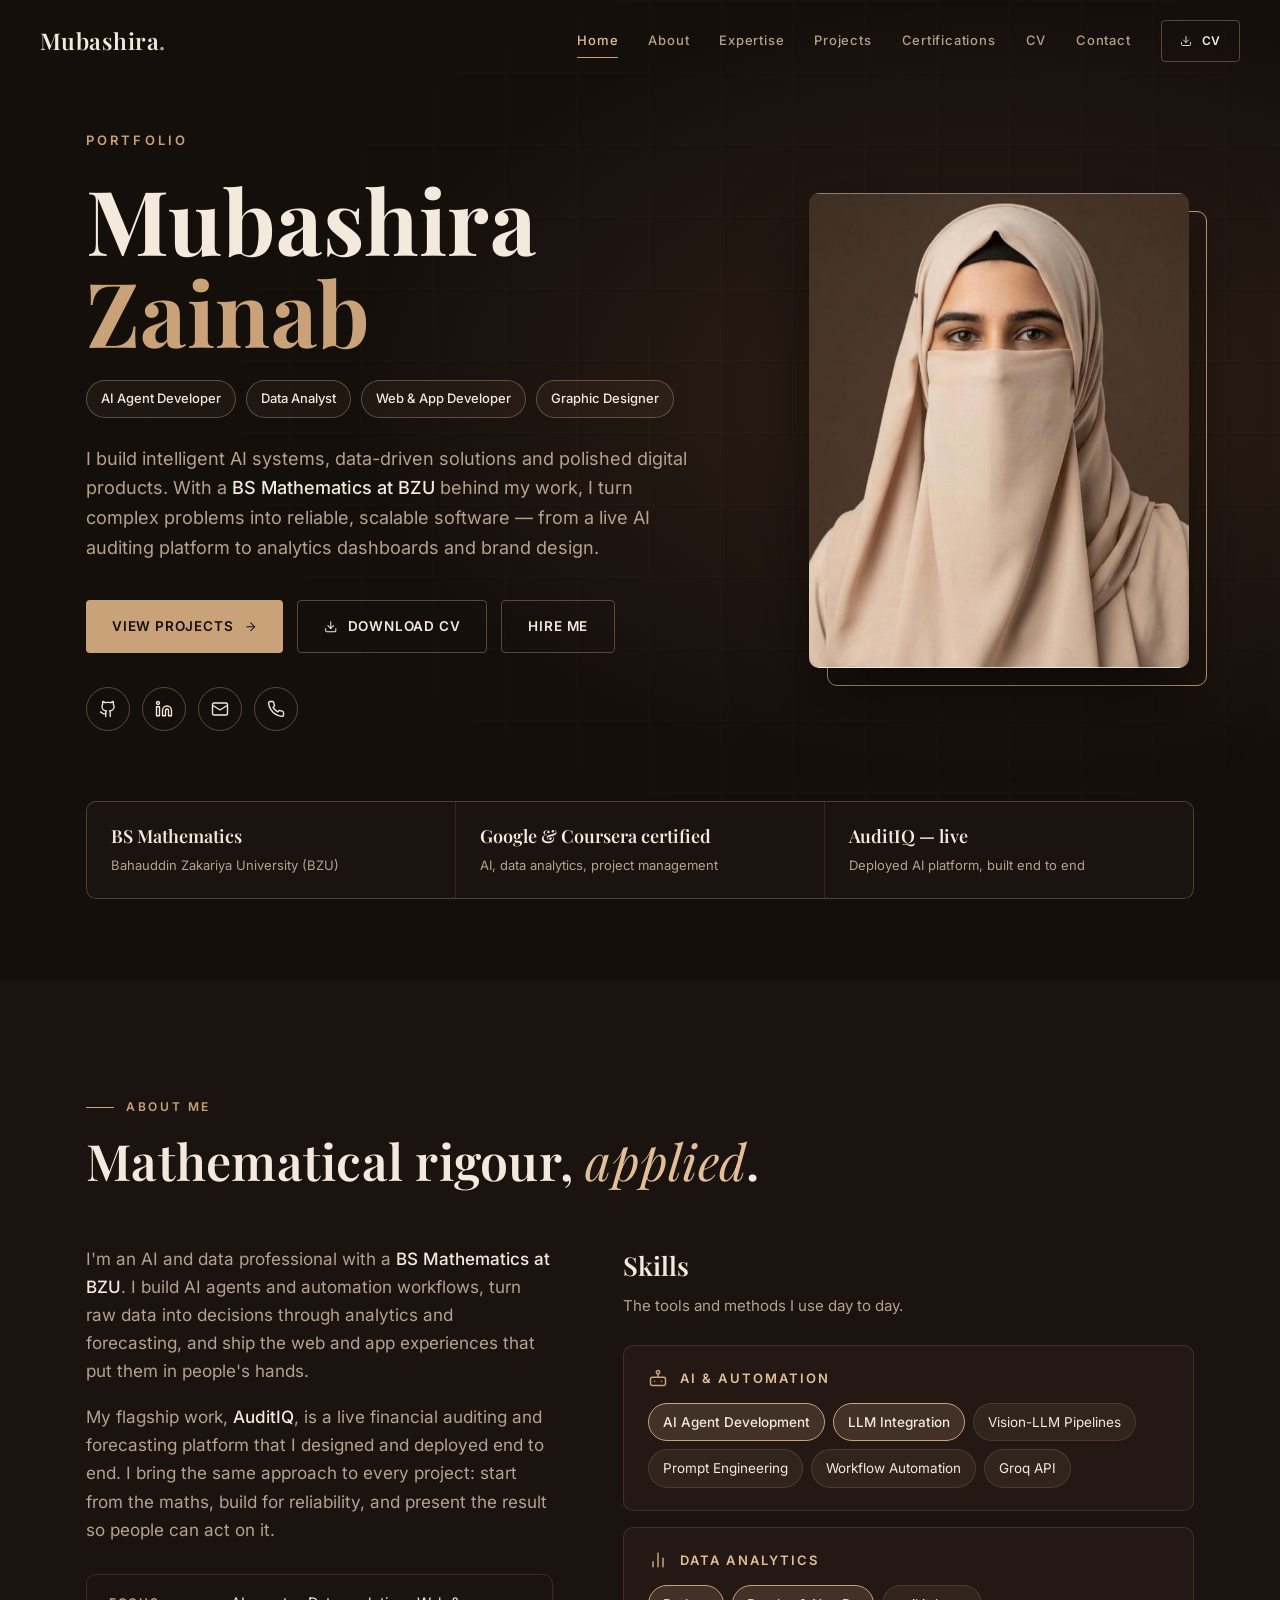
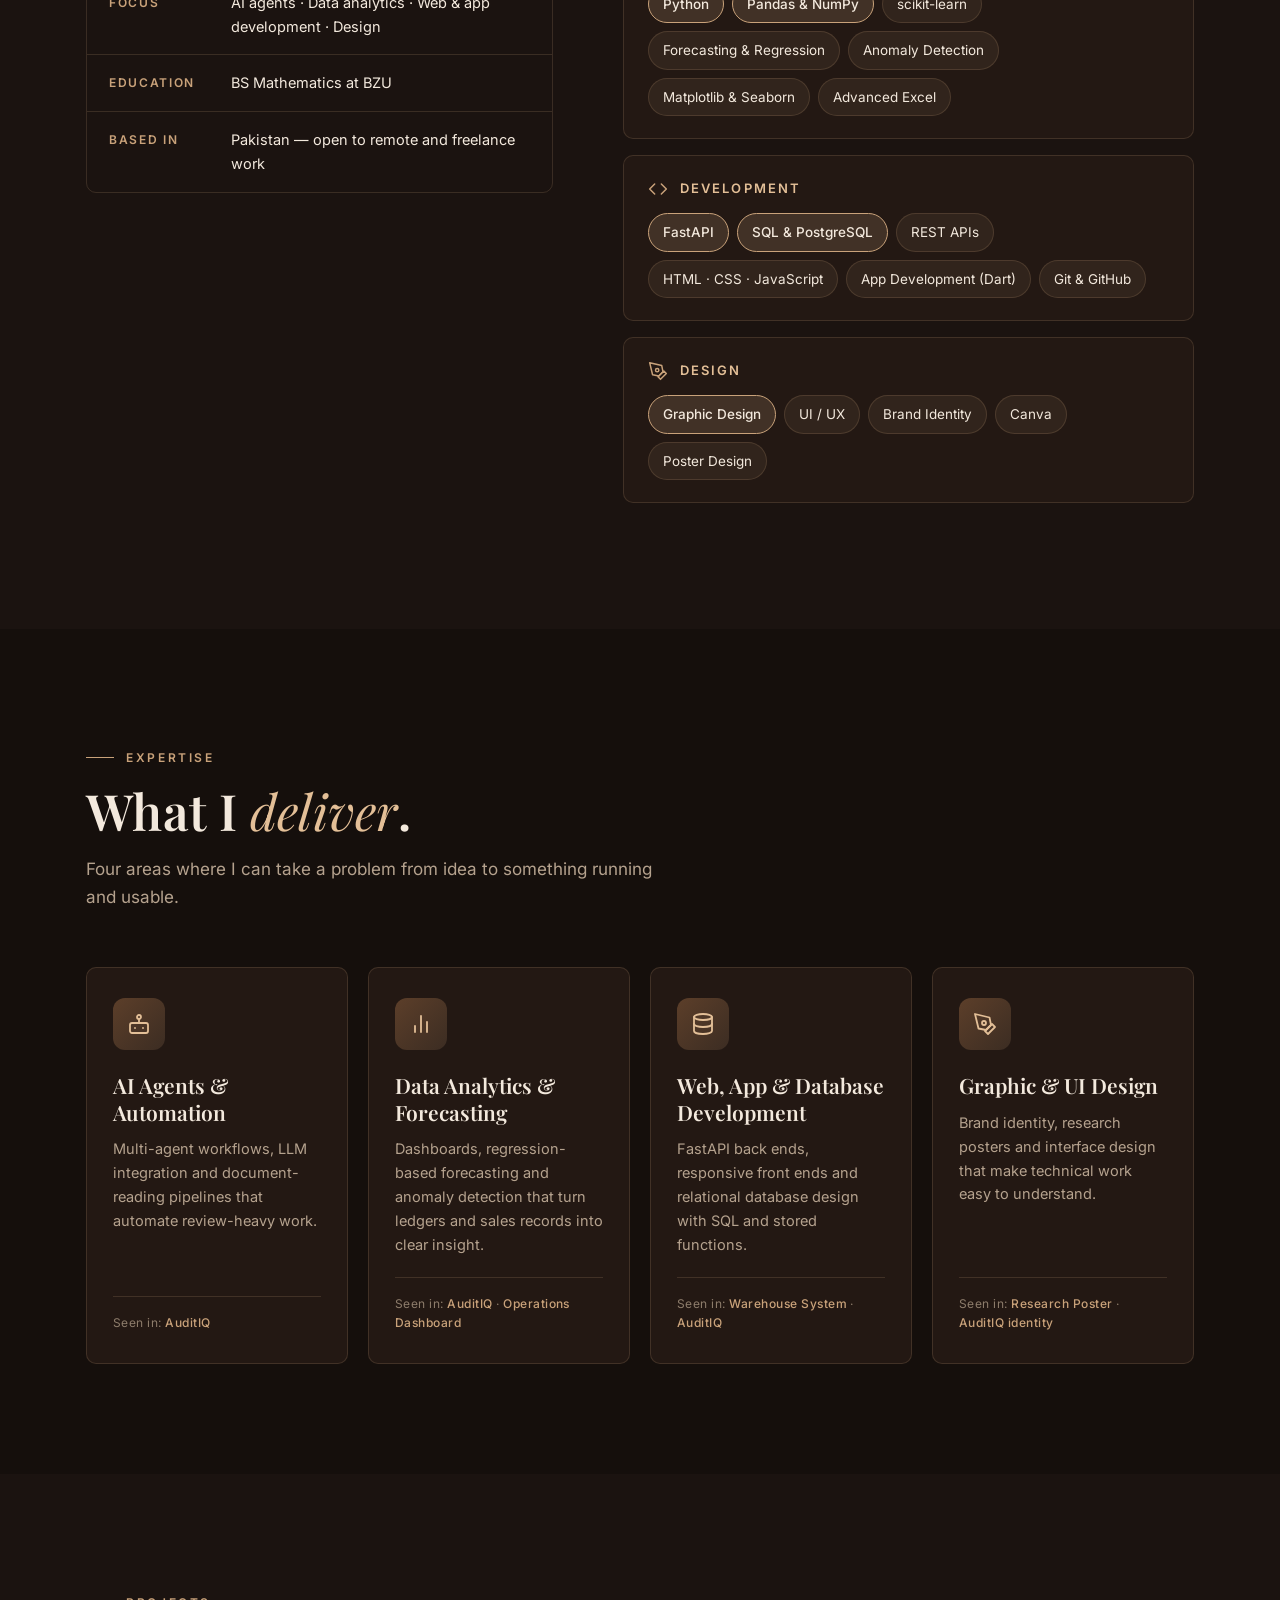
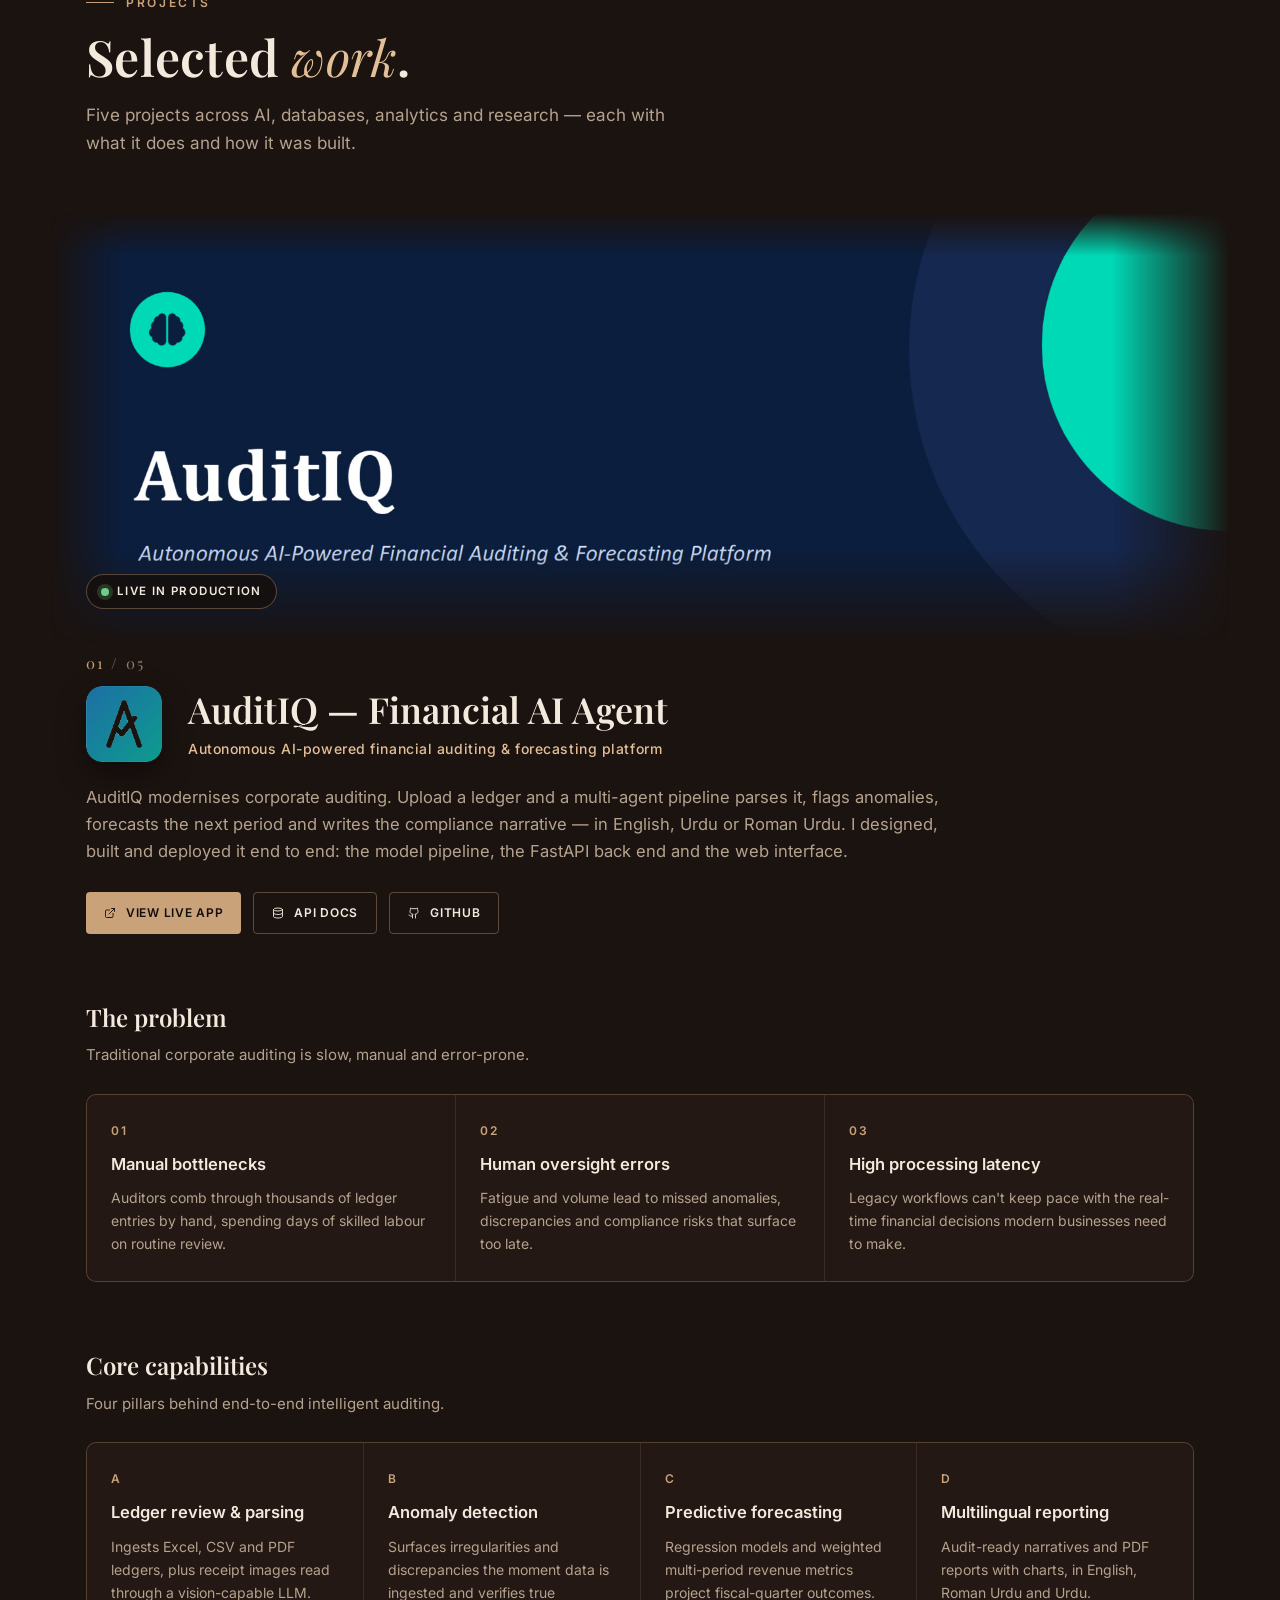
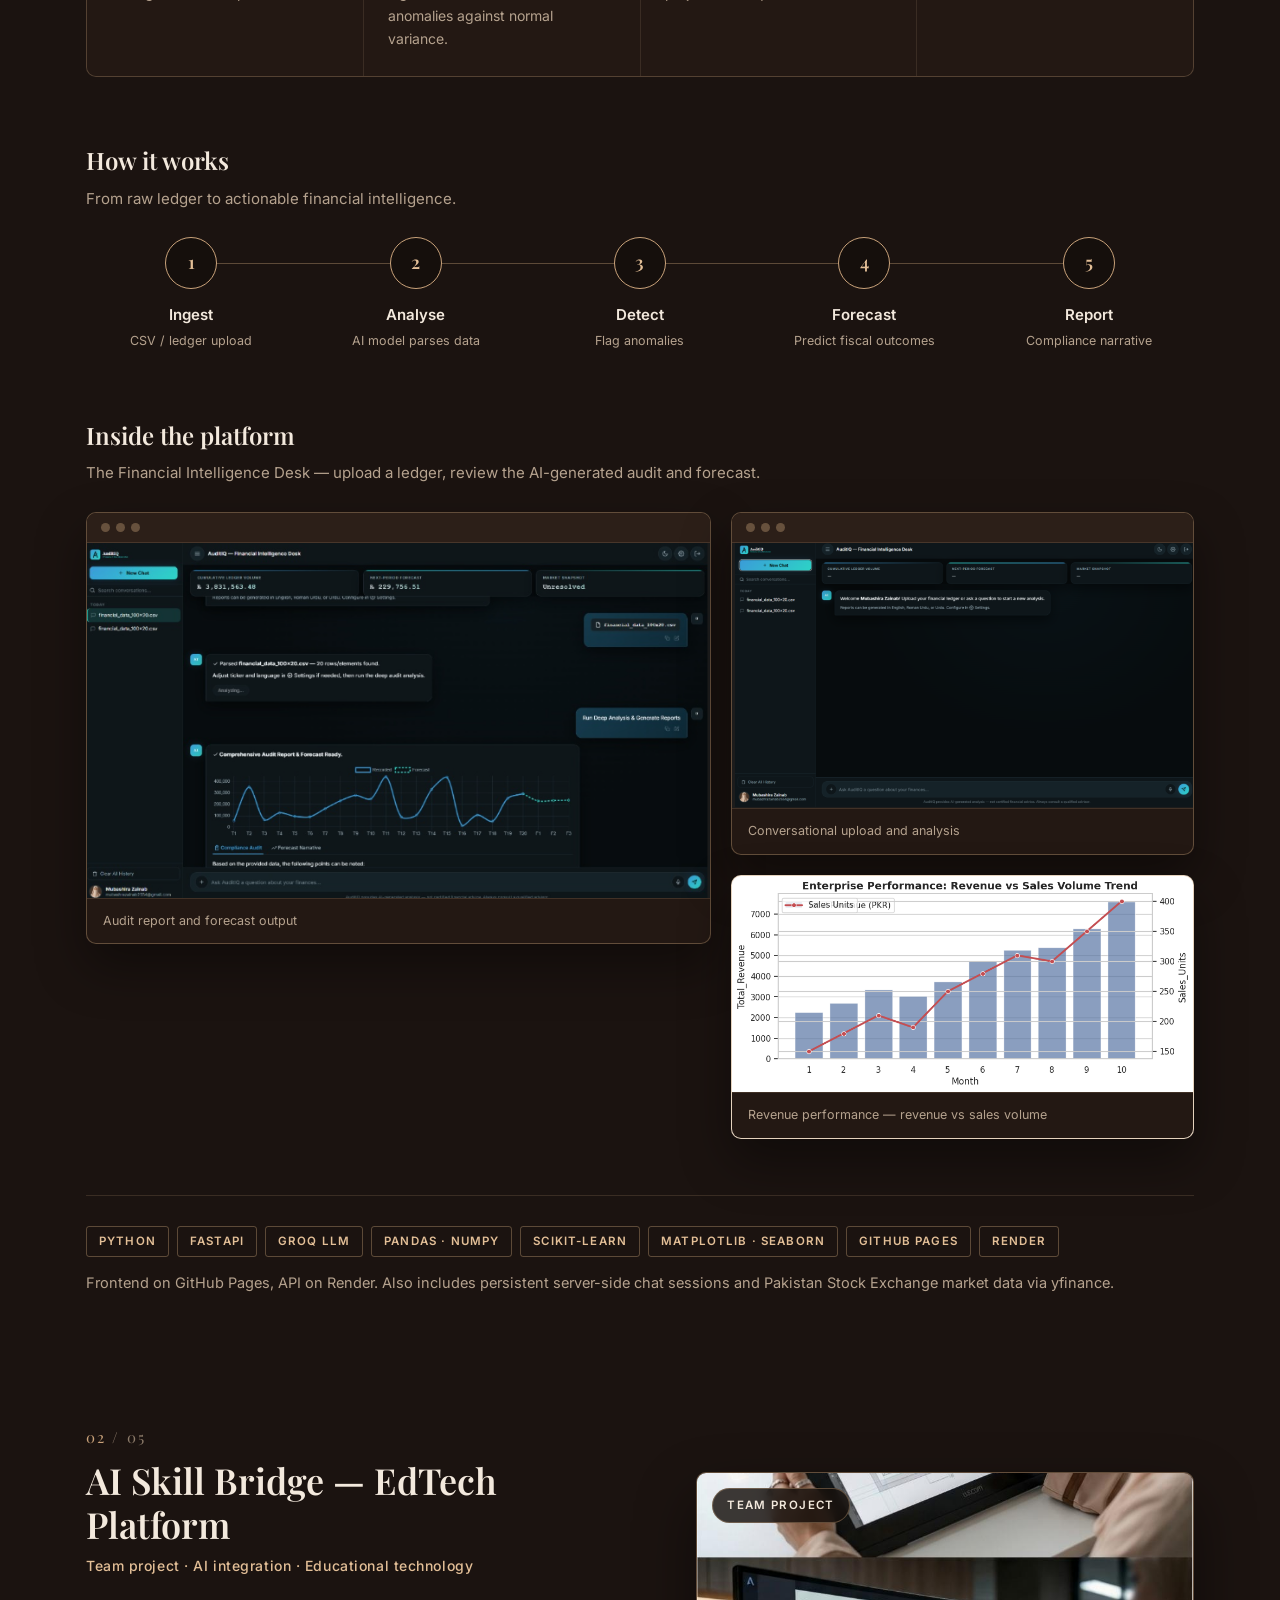
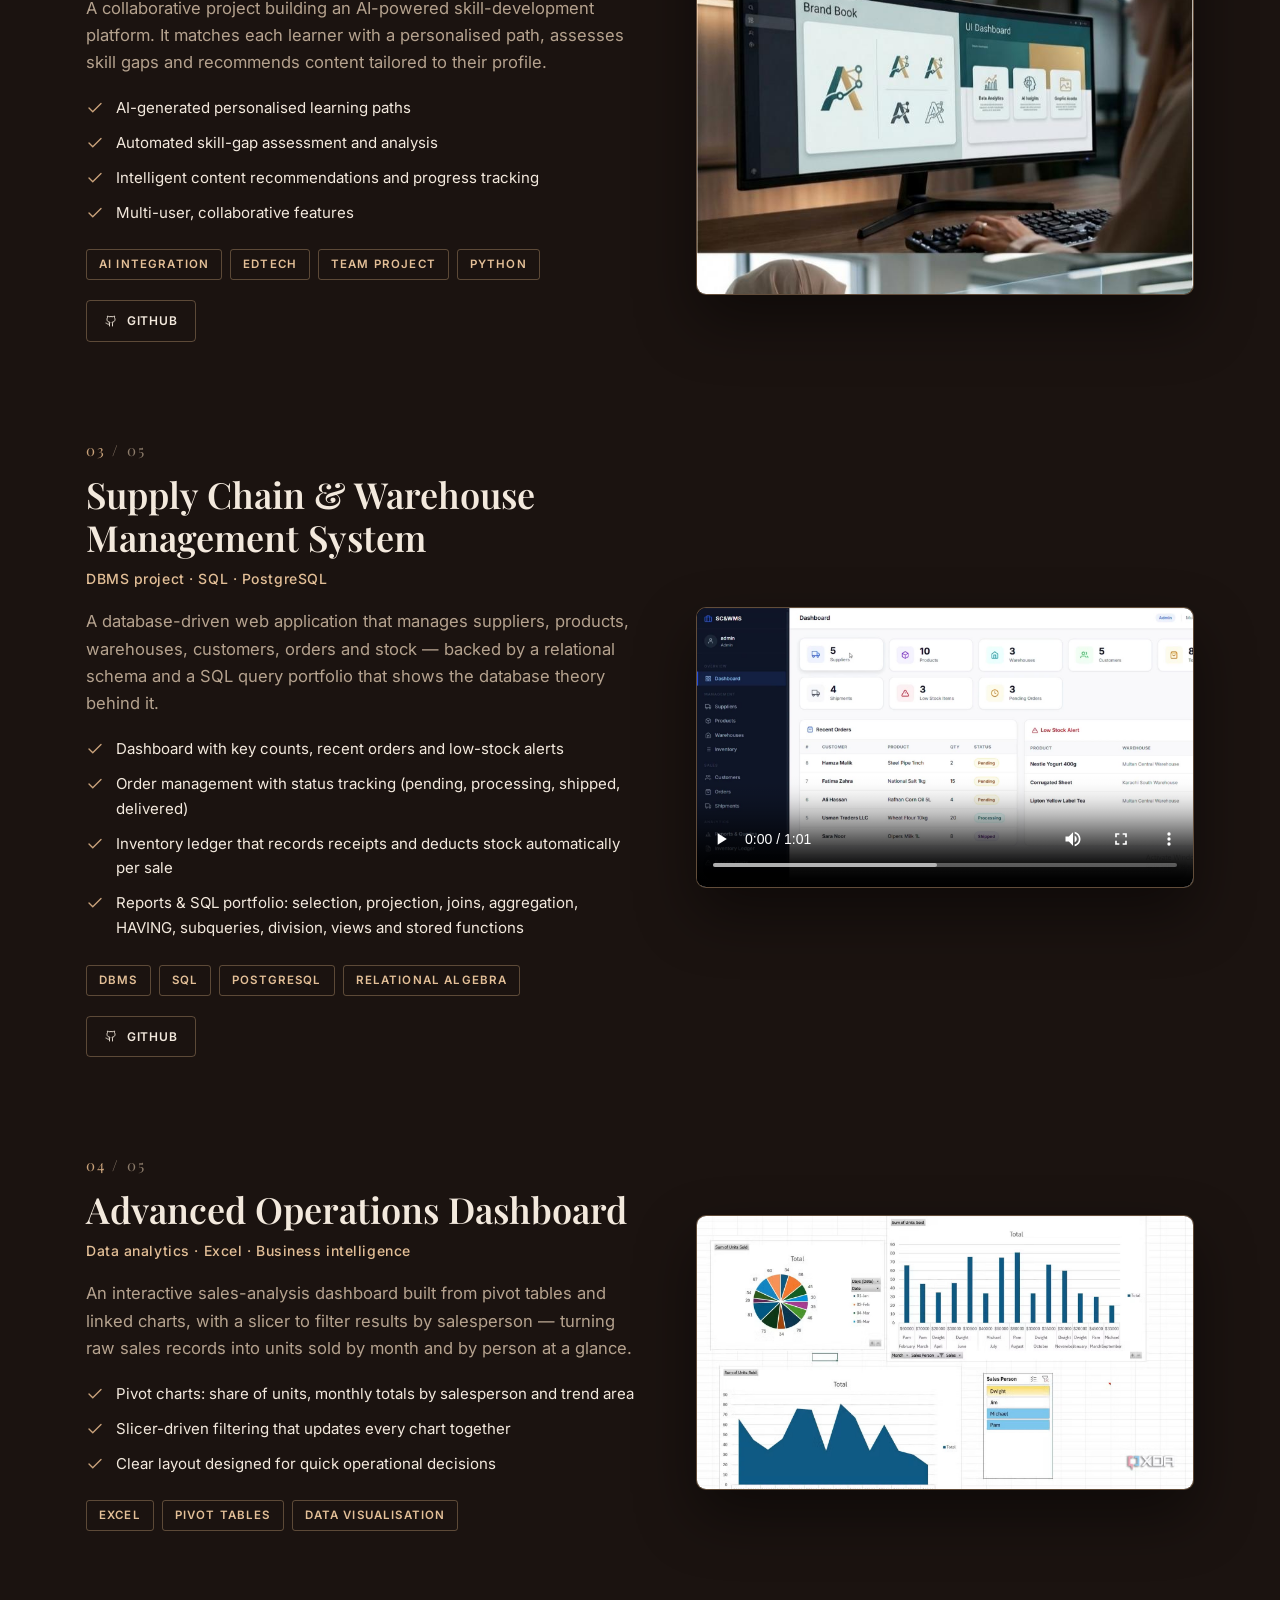
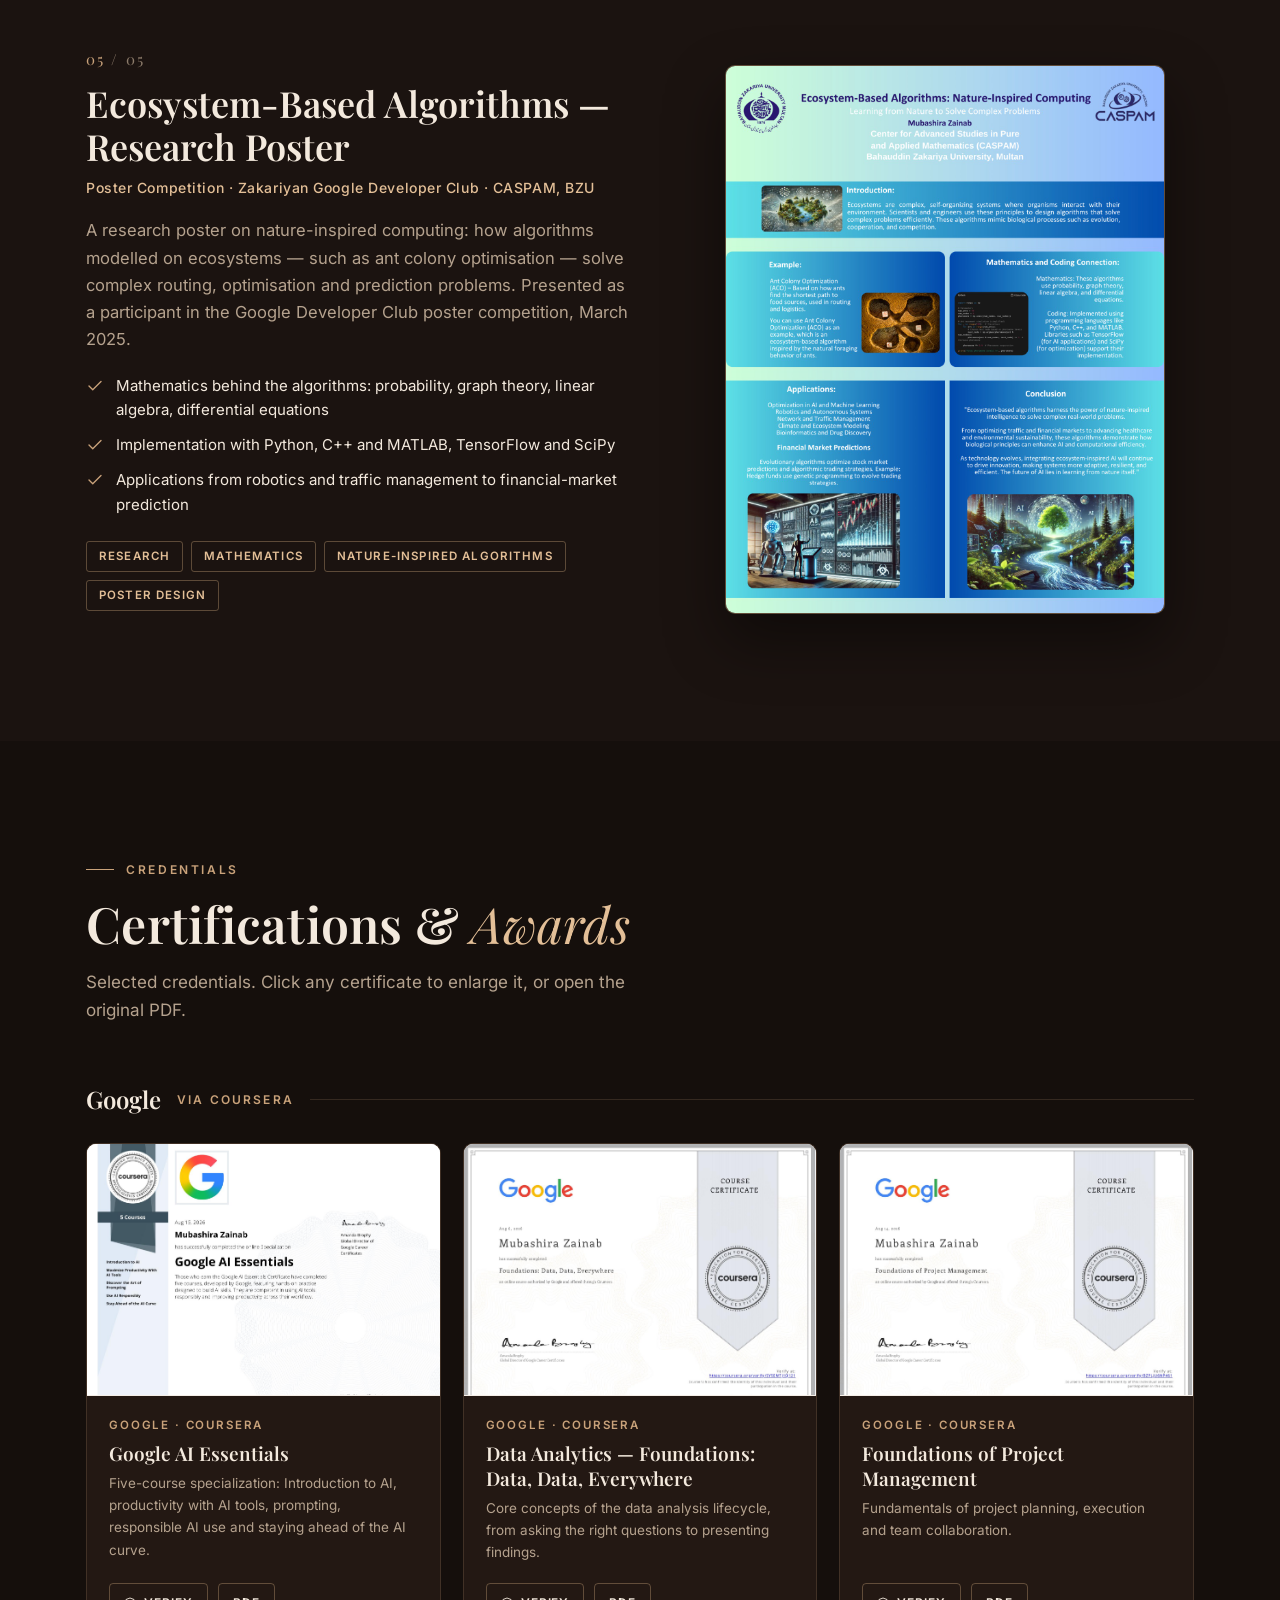
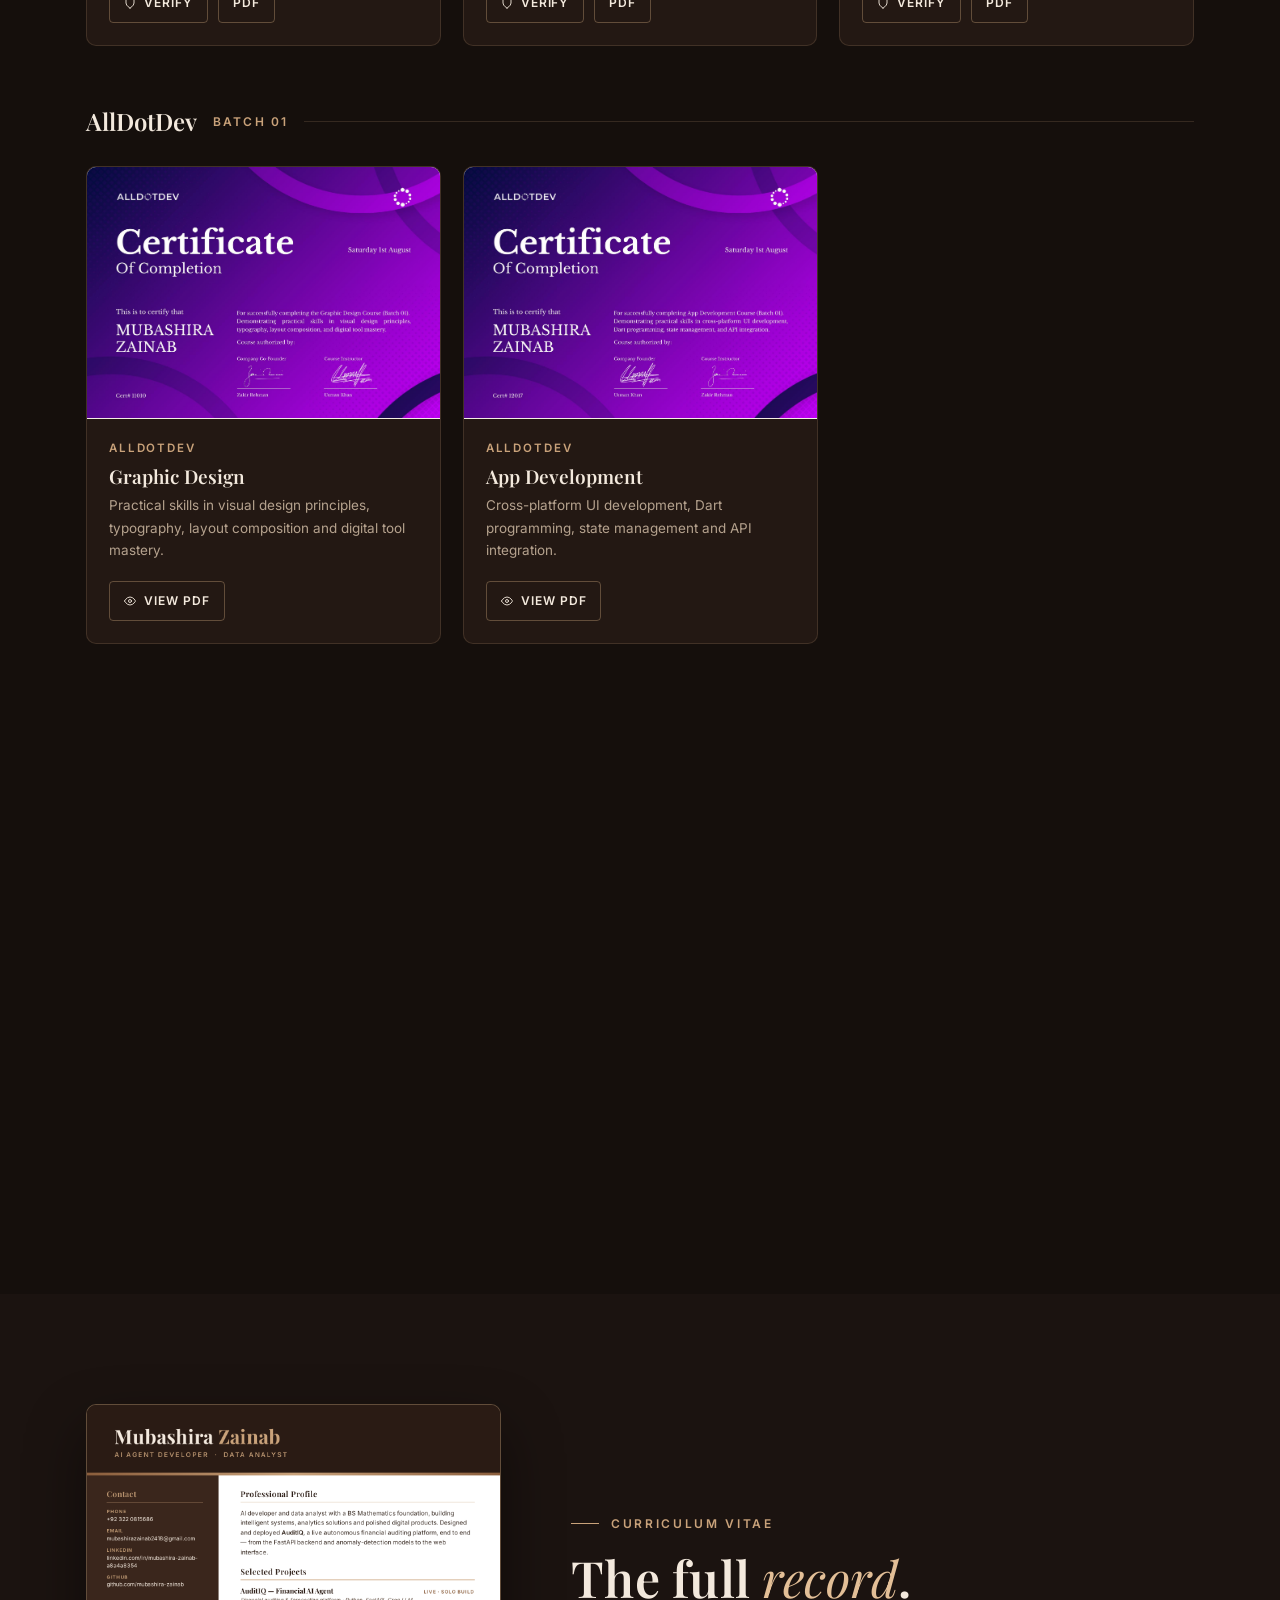
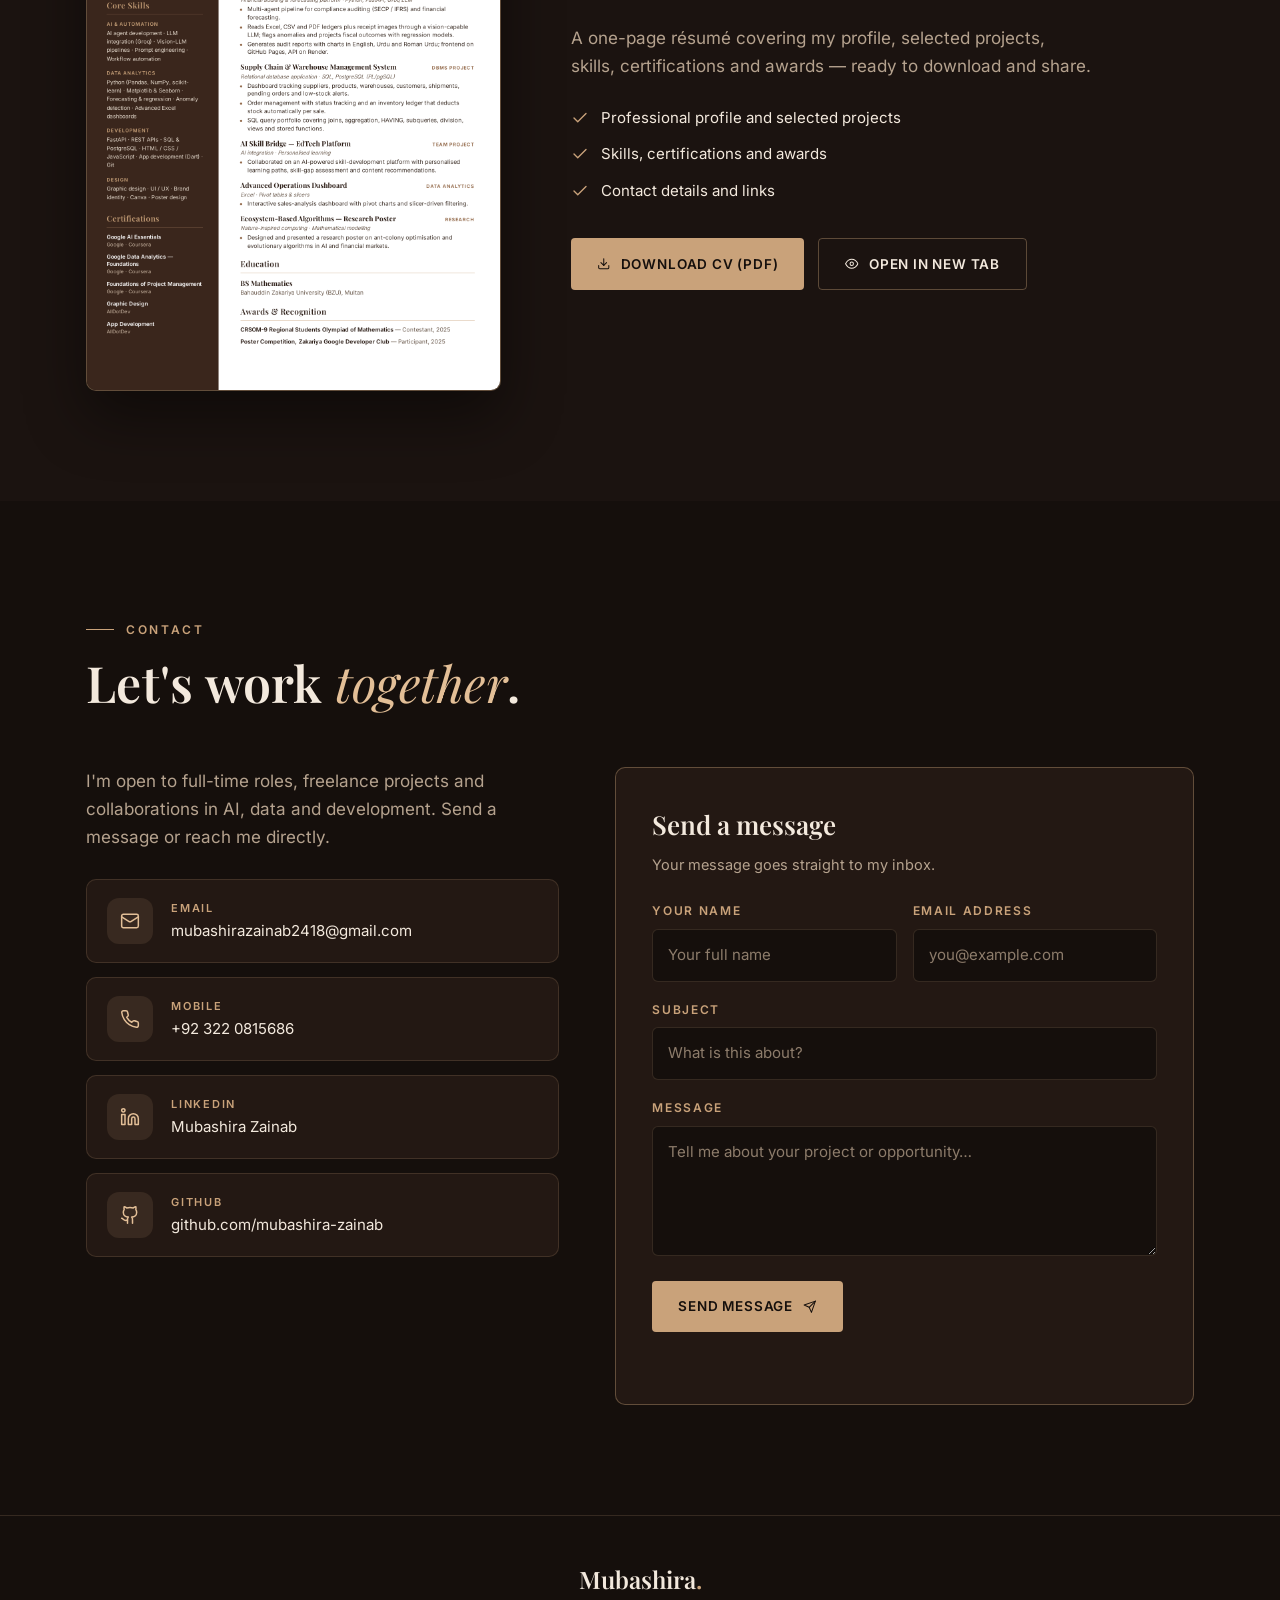
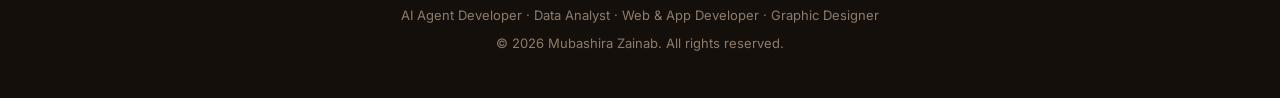
<file: index.html>
<!DOCTYPE html>
<html lang="en">
<head>
<meta charset="UTF-8">
<meta name="viewport" content="width=device-width, initial-scale=1.0">
<title>Mubashira Zainab — AI Agent Developer &amp; Data Analyst</title>
<meta name="description" content="Portfolio of Mubashira Zainab — AI agent developer, data analyst, web and app developer and graphic designer. BS Mathematics at BZU.">
<script>document.documentElement.classList.add('js');</script>
<link rel="stylesheet" href="style.css">
</head>
<body>

<!-- Icon sprite -->
<svg width="0" height="0" style="position:absolute" aria-hidden="true">
  <symbol id="i-github" viewBox="0 0 24 24"><path d="M15 22v-4a4.8 4.8 0 0 0-1-3.5c3 0 6-2 6-5.5.08-1.25-.27-2.48-1-3.5.28-1.15.28-2.35 0-3.5 0 0-1 0-3 1.5-2.64-.5-5.36-.5-8 0C6 2 5 2 5 2c-.3 1.15-.3 2.35 0 3.5A5.403 5.403 0 0 0 4 9c0 3.5 3 5.5 6 5.5-.39.49-.68 1.05-.85 1.65-.17.6-.22 1.23-.15 1.85v4"/><path d="M9 18c-4.51 2-5-2-7-2"/></symbol>
  <symbol id="i-linkedin" viewBox="0 0 24 24"><path d="M16 8a6 6 0 0 1 6 6v7h-4v-7a2 2 0 0 0-2-2 2 2 0 0 0-2 2v7h-4v-7a6 6 0 0 1 6-6z"/><rect x="2" y="9" width="4" height="12"/><circle cx="4" cy="4" r="2"/></symbol>
  <symbol id="i-mail" viewBox="0 0 24 24"><rect x="2" y="4" width="20" height="16" rx="2"/><path d="m22 7-8.97 5.7a1.94 1.94 0 0 1-2.06 0L2 7"/></symbol>
  <symbol id="i-phone" viewBox="0 0 24 24"><path d="M22 16.92v3a2 2 0 0 1-2.18 2 19.79 19.79 0 0 1-8.63-3.07 19.5 19.5 0 0 1-6-6 19.79 19.79 0 0 1-3.07-8.67A2 2 0 0 1 4.11 2h3a2 2 0 0 1 2 1.72 12.84 12.84 0 0 0 .7 2.81 2 2 0 0 1-.45 2.11L8.09 9.91a16 16 0 0 0 6 6l1.27-1.27a2 2 0 0 1 2.11-.45 12.84 12.84 0 0 0 2.81.7A2 2 0 0 1 22 16.92z"/></symbol>
  <symbol id="i-download" viewBox="0 0 24 24"><path d="M21 15v4a2 2 0 0 1-2 2H5a2 2 0 0 1-2-2v-4"/><polyline points="7 10 12 15 17 10"/><line x1="12" y1="15" x2="12" y2="3"/></symbol>
  <symbol id="i-arrow" viewBox="0 0 24 24"><line x1="5" y1="12" x2="19" y2="12"/><polyline points="12 5 19 12 12 19"/></symbol>
  <symbol id="i-external" viewBox="0 0 24 24"><path d="M18 13v6a2 2 0 0 1-2 2H5a2 2 0 0 1-2-2V8a2 2 0 0 1 2-2h6"/><polyline points="15 3 21 3 21 9"/><line x1="10" y1="14" x2="21" y2="3"/></symbol>
  <symbol id="i-check" viewBox="0 0 24 24"><polyline points="20 6 9 17 4 12"/></symbol>
  <symbol id="i-up" viewBox="0 0 24 24"><polyline points="18 15 12 9 6 15"/></symbol>
  <symbol id="i-bot" viewBox="0 0 24 24"><rect x="3" y="11" width="18" height="10" rx="2"/><circle cx="12" cy="5" r="2"/><path d="M12 7v4"/><line x1="8" y1="16" x2="8.01" y2="16"/><line x1="16" y1="16" x2="16.01" y2="16"/></symbol>
  <symbol id="i-chart" viewBox="0 0 24 24"><line x1="18" y1="20" x2="18" y2="10"/><line x1="12" y1="20" x2="12" y2="4"/><line x1="6" y1="20" x2="6" y2="14"/></symbol>
  <symbol id="i-code" viewBox="0 0 24 24"><polyline points="16 18 22 12 16 6"/><polyline points="8 6 2 12 8 18"/></symbol>
  <symbol id="i-pen" viewBox="0 0 24 24"><path d="M12 19l7-7 3 3-7 7-3-3z"/><path d="M18 13l-1.5-7.5L2 2l3.5 14.5L13 18l5-5z"/><circle cx="11" cy="11" r="2"/></symbol>
  <symbol id="i-db" viewBox="0 0 24 24"><ellipse cx="12" cy="5" rx="9" ry="3"/><path d="M21 12c0 1.66-4 3-9 3s-9-1.34-9-3"/><path d="M3 5v14c0 1.66 4 3 9 3s9-1.34 9-3V5"/></symbol>
  <symbol id="i-send" viewBox="0 0 24 24"><line x1="22" y1="2" x2="11" y2="13"/><polygon points="22 2 15 22 11 13 2 9 22 2"/></symbol>
  <symbol id="i-eye" viewBox="0 0 24 24"><path d="M1 12s4-8 11-8 11 8 11 8-4 8-11 8-11-8-11-8z"/><circle cx="12" cy="12" r="3"/></symbol>
  <symbol id="i-shield" viewBox="0 0 24 24"><path d="M12 22s8-4 8-10V5l-8-3-8 3v7c0 6 8 10 8 10z"/></symbol>
</svg>

<!-- ============ NAV ============ -->
<nav class="nav" id="nav">
  <a href="#home" class="nav-logo">Mubashira<span>.</span></a>
  <div class="nav-menu" id="navMenu">
    <a href="#home" class="link">Home</a>
    <a href="#about" class="link">About</a>
    <a href="#expertise" class="link">Expertise</a>
    <a href="#projects" class="link">Projects</a>
    <a href="#certifications" class="link">Certifications</a>
    <a href="#cv" class="link">CV</a>
    <a href="#contact" class="link">Contact</a>
    <a href="cv/Mubashira_Zainab_CV.pdf" download class="btn btn-ghost btn-sm"><svg class="icon"><use href="#i-download"/></svg> CV</a>
  </div>
  <button class="nav-toggle" id="navToggle" aria-label="Toggle menu"><span></span><span></span><span></span></button>
</nav>

<!-- ============ HOME ============ -->
<header class="hero" id="home">
  <div class="container">
    <div class="hero-grid">
      <div>
        <div class="hero-eyebrow">Portfolio</div>
        <h1 class="hero-name">Mubashira <span>Zainab</span></h1>
        <div class="hero-roles">
          <span>AI Agent Developer</span><span>Data Analyst</span><span>Web &amp; App Developer</span><span>Graphic Designer</span>
        </div>
        <p class="hero-bio">I build intelligent AI systems, data-driven solutions and polished digital products. With a <strong>BS Mathematics at BZU</strong> behind my work, I turn complex problems into reliable, scalable software — from a live AI auditing platform to analytics dashboards and brand design.</p>
        <div class="hero-actions">
          <a href="#projects" class="btn btn-primary">View Projects <svg class="icon"><use href="#i-arrow"/></svg></a>
          <a href="cv/Mubashira_Zainab_CV.pdf" download class="btn btn-ghost"><svg class="icon"><use href="#i-download"/></svg> Download CV</a>
          <a href="#contact" class="btn btn-ghost">Hire Me</a>
        </div>
        <div class="hero-social">
          <a href="https://github.com/mubashira-zainab" target="_blank" rel="noopener" aria-label="GitHub"><svg class="icon"><use href="#i-github"/></svg></a>
          <a href="https://www.linkedin.com/in/mubashira-zainab-a8a4a8354/" target="_blank" rel="noopener" aria-label="LinkedIn"><svg class="icon"><use href="#i-linkedin"/></svg></a>
          <a href="mailto:mubashirazainab2418@gmail.com" aria-label="Email"><svg class="icon"><use href="#i-mail"/></svg></a>
          <a href="tel:+923220815686" aria-label="Phone"><svg class="icon"><use href="#i-phone"/></svg></a>
        </div>
      </div>
      <div class="hero-photo">
        <img src="images/profile.jpg" alt="Portrait of Mubashira Zainab">
      </div>
    </div>
    <div class="hero-strip">
      <div><b>BS Mathematics</b><span>Bahauddin Zakariya University (BZU)</span></div>
      <div><b>Google &amp; Coursera certified</b><span>AI, data analytics, project management</span></div>
      <div><b>AuditIQ — live</b><span>Deployed AI platform, built end to end</span></div>
    </div>
  </div>
</header>

<!-- ============ ABOUT + SKILLS ============ -->
<section class="section alt" id="about">
  <div class="container">
    <div class="section-head reveal">
      <div class="label">About Me</div>
      <h2 class="section-title">Mathematical rigour, <em>applied</em>.</h2>
    </div>
    <div class="about-grid">
      <div class="about-text reveal">
        <p>I'm an AI and data professional with a <strong>BS Mathematics at BZU</strong>. I build AI agents and automation workflows, turn raw data into decisions through analytics and forecasting, and ship the web and app experiences that put them in people's hands.</p>
        <p>My flagship work, <strong>AuditIQ</strong>, is a live financial auditing and forecasting platform that I designed and deployed end to end. I bring the same approach to every project: start from the maths, build for reliability, and present the result so people can act on it.</p>
        <div class="about-facts">
          <div><b>Focus</b><span>AI agents · Data analytics · Web &amp; app development · Design</span></div>
          <div><b>Education</b><span>BS Mathematics at BZU</span></div>
          <div><b>Based in</b><span>Pakistan — open to remote and freelance work</span></div>
        </div>
      </div>
      <div class="reveal">
        <h3 class="skills-head">Skills</h3>
        <p class="skills-sub">The tools and methods I use day to day.</p>
        <div class="skill-group">
          <h4><svg class="icon"><use href="#i-bot"/></svg> AI &amp; Automation</h4>
          <div class="chips"><span class="chip key">AI Agent Development</span><span class="chip key">LLM Integration</span><span class="chip">Vision-LLM Pipelines</span><span class="chip">Prompt Engineering</span><span class="chip">Workflow Automation</span><span class="chip">Groq API</span></div>
        </div>
        <div class="skill-group">
          <h4><svg class="icon"><use href="#i-chart"/></svg> Data Analytics</h4>
          <div class="chips"><span class="chip key">Python</span><span class="chip key">Pandas &amp; NumPy</span><span class="chip">scikit-learn</span><span class="chip">Forecasting &amp; Regression</span><span class="chip">Anomaly Detection</span><span class="chip">Matplotlib &amp; Seaborn</span><span class="chip">Advanced Excel</span></div>
        </div>
        <div class="skill-group">
          <h4><svg class="icon"><use href="#i-code"/></svg> Development</h4>
          <div class="chips"><span class="chip key">FastAPI</span><span class="chip key">SQL &amp; PostgreSQL</span><span class="chip">REST APIs</span><span class="chip">HTML · CSS · JavaScript</span><span class="chip">App Development (Dart)</span><span class="chip">Git &amp; GitHub</span></div>
        </div>
        <div class="skill-group">
          <h4><svg class="icon"><use href="#i-pen"/></svg> Design</h4>
          <div class="chips"><span class="chip key">Graphic Design</span><span class="chip">UI / UX</span><span class="chip">Brand Identity</span><span class="chip">Canva</span><span class="chip">Poster Design</span></div>
        </div>
      </div>
    </div>
  </div>
</section>

<!-- ============ EXPERTISE ============ -->
<section class="section" id="expertise">
  <div class="container">
    <div class="section-head reveal">
      <div class="label">Expertise</div>
      <h2 class="section-title">What I <em>deliver</em>.</h2>
      <p class="section-lead">Four areas where I can take a problem from idea to something running and usable.</p>
    </div>
    <div class="exp-grid">
      <article class="exp-card reveal">
        <div class="exp-icon"><svg class="icon"><use href="#i-bot"/></svg></div>
        <h3>AI Agents &amp; Automation</h3>
        <p>Multi-agent workflows, LLM integration and document-reading pipelines that automate review-heavy work.</p>
        <div class="exp-seen">Seen in: <a href="#auditiq">AuditIQ</a></div>
      </article>
      <article class="exp-card reveal">
        <div class="exp-icon"><svg class="icon"><use href="#i-chart"/></svg></div>
        <h3>Data Analytics &amp; Forecasting</h3>
        <p>Dashboards, regression-based forecasting and anomaly detection that turn ledgers and sales records into clear insight.</p>
        <div class="exp-seen">Seen in: <a href="#auditiq">AuditIQ</a> · <a href="#dashboard">Operations Dashboard</a></div>
      </article>
      <article class="exp-card reveal">
        <div class="exp-icon"><svg class="icon"><use href="#i-db"/></svg></div>
        <h3>Web, App &amp; Database Development</h3>
        <p>FastAPI back ends, responsive front ends and relational database design with SQL and stored functions.</p>
        <div class="exp-seen">Seen in: <a href="#dbms">Warehouse System</a> · <a href="#auditiq">AuditIQ</a></div>
      </article>
      <article class="exp-card reveal">
        <div class="exp-icon"><svg class="icon"><use href="#i-pen"/></svg></div>
        <h3>Graphic &amp; UI Design</h3>
        <p>Brand identity, research posters and interface design that make technical work easy to understand.</p>
        <div class="exp-seen">Seen in: <a href="#poster">Research Poster</a> · <a href="#auditiq">AuditIQ identity</a></div>
      </article>
    </div>
  </div>
</section>

<!-- ============ PROJECTS ============ -->
<section class="section alt" id="projects">
  <div class="container">
    <div class="section-head reveal">
      <div class="label">Projects</div>
      <h2 class="section-title">Selected <em>work</em>.</h2>
      <p class="section-lead">Five projects across AI, databases, analytics and research — each with what it does and how it was built.</p>
    </div>

    <!-- 01 — AuditIQ -->
    <article class="project aiq" id="auditiq">
      <div class="aiq-banner reveal">
        <img src="images/auditiq-hero.jpg" alt="AuditIQ — Autonomous AI-Powered Financial Auditing &amp; Forecasting Platform">
        <span class="badge"><span class="dot"></span> Live in production</span>
      </div>
      <div class="reveal">
        <div class="proj-num">01 <span>/ 05</span></div>
        <div class="aiq-head">
          <img class="aiq-icon" src="images/auditiq-icon.png" alt="AuditIQ logo">
          <div>
            <h3 class="proj-title">AuditIQ — Financial AI Agent</h3>
            <div class="proj-sub" style="margin:6px 0 0">Autonomous AI-powered financial auditing &amp; forecasting platform</div>
          </div>
        </div>
        <p class="proj-desc aiq-intro">AuditIQ modernises corporate auditing. Upload a ledger and a multi-agent pipeline parses it, flags anomalies, forecasts the next period and writes the compliance narrative — in English, Urdu or Roman Urdu. I designed, built and deployed it end to end: the model pipeline, the FastAPI back end and the web interface.</p>
        <div class="proj-links" style="margin-top:26px">
          <a href="https://mubashira-zainab.github.io/AuditIQ/" target="_blank" rel="noopener" class="btn btn-primary btn-sm"><svg class="icon"><use href="#i-external"/></svg> View Live App</a>
          <a href="https://auditiq-f8t8.onrender.com/docs" target="_blank" rel="noopener" class="btn btn-ghost btn-sm"><svg class="icon"><use href="#i-db"/></svg> API Docs</a>
          <a href="https://github.com/mubashira-zainab/AuditIQ" target="_blank" rel="noopener" class="btn btn-ghost btn-sm"><svg class="icon"><use href="#i-github"/></svg> GitHub</a>
        </div>
      </div>

      <div class="aiq-block reveal">
        <h4>The problem</h4>
        <p class="block-sub">Traditional corporate auditing is slow, manual and error-prone.</p>
        <div class="cells c3">
          <div class="cell"><div class="n">01</div><h5>Manual bottlenecks</h5><p>Auditors comb through thousands of ledger entries by hand, spending days of skilled labour on routine review.</p></div>
          <div class="cell"><div class="n">02</div><h5>Human oversight errors</h5><p>Fatigue and volume lead to missed anomalies, discrepancies and compliance risks that surface too late.</p></div>
          <div class="cell"><div class="n">03</div><h5>High processing latency</h5><p>Legacy workflows can't keep pace with the real-time financial decisions modern businesses need to make.</p></div>
        </div>
      </div>

      <div class="aiq-block reveal">
        <h4>Core capabilities</h4>
        <p class="block-sub">Four pillars behind end-to-end intelligent auditing.</p>
        <div class="cells c4">
          <div class="cell"><div class="n">A</div><h5>Ledger review &amp; parsing</h5><p>Ingests Excel, CSV and PDF ledgers, plus receipt images read through a vision-capable LLM.</p></div>
          <div class="cell"><div class="n">B</div><h5>Anomaly detection</h5><p>Surfaces irregularities and discrepancies the moment data is ingested and verifies true anomalies against normal variance.</p></div>
          <div class="cell"><div class="n">C</div><h5>Predictive forecasting</h5><p>Regression models and weighted multi-period revenue metrics project fiscal-quarter outcomes.</p></div>
          <div class="cell"><div class="n">D</div><h5>Multilingual reporting</h5><p>Audit-ready narratives and PDF reports with charts, in English, Roman Urdu and Urdu.</p></div>
        </div>
      </div>

      <div class="aiq-block reveal">
        <h4>How it works</h4>
        <p class="block-sub">From raw ledger to actionable financial intelligence.</p>
        <div class="flow">
          <div class="step"><div class="bubble">1</div><div><h5>Ingest</h5><p>CSV / ledger upload</p></div></div>
          <div class="step"><div class="bubble">2</div><div><h5>Analyse</h5><p>AI model parses data</p></div></div>
          <div class="step"><div class="bubble">3</div><div><h5>Detect</h5><p>Flag anomalies</p></div></div>
          <div class="step"><div class="bubble">4</div><div><h5>Forecast</h5><p>Predict fiscal outcomes</p></div></div>
          <div class="step"><div class="bubble">5</div><div><h5>Report</h5><p>Compliance narrative</p></div></div>
        </div>
      </div>

      <div class="aiq-block reveal">
        <h4>Inside the platform</h4>
        <p class="block-sub">The Financial Intelligence Desk — upload a ledger, review the AI-generated audit and forecast.</p>
        <div class="shots">
          <figure class="shot" data-lightbox="images/auditiq-chat.png" data-caption="AuditIQ — audit report and forecast output">
            <div class="shot-bar"><i></i><i></i><i></i></div>
            <img src="images/auditiq-chat.png" alt="AuditIQ dashboard showing an audit report and forecast chart" loading="lazy">
            <figcaption>Audit report and forecast output</figcaption>
          </figure>
          <div class="stack">
            <figure class="shot" data-lightbox="images/auditiq-welcome.png" data-caption="AuditIQ — conversational upload and analysis">
              <div class="shot-bar"><i></i><i></i><i></i></div>
              <img src="images/auditiq-welcome.png" alt="AuditIQ chat interface ready for a ledger upload" loading="lazy">
              <figcaption>Conversational upload and analysis</figcaption>
            </figure>
            <figure class="shot chart" data-lightbox="images/auditiq-revenue.png" data-caption="Revenue vs sales volume trend">
              <img src="images/auditiq-revenue.png" alt="Chart of revenue against sales volume over ten months" loading="lazy">
              <figcaption>Revenue performance — revenue vs sales volume</figcaption>
            </figure>
          </div>
        </div>
      </div>

      <div class="aiq-foot reveal">
        <div>
          <div class="tags">
            <span class="tag">Python</span><span class="tag">FastAPI</span><span class="tag">Groq LLM</span><span class="tag">Pandas · NumPy</span><span class="tag">scikit-learn</span><span class="tag">Matplotlib · Seaborn</span><span class="tag">GitHub Pages</span><span class="tag">Render</span>
          </div>
          <p class="proj-desc" style="font-size:14.5px">Frontend on GitHub Pages, API on Render. Also includes persistent server-side chat sessions and Pakistan Stock Exchange market data via yfinance.</p>
        </div>
      </div>
    </article>

    <!-- 02 — AI Skill Bridge -->
    <article class="project" id="skillbridge" style="margin-top:110px">
      <div class="proj-row">
        <div class="reveal">
          <div class="proj-num">02 <span>/ 05</span></div>
          <h3 class="proj-title">AI Skill Bridge — EdTech Platform</h3>
          <div class="proj-sub">Team project · AI integration · Educational technology</div>
          <p class="proj-desc">A collaborative project building an AI-powered skill-development platform. It matches each learner with a personalised path, assesses skill gaps and recommends content tailored to their profile.</p>
          <ul class="proj-list">
            <li><svg class="icon"><use href="#i-check"/></svg> AI-generated personalised learning paths</li>
            <li><svg class="icon"><use href="#i-check"/></svg> Automated skill-gap assessment and analysis</li>
            <li><svg class="icon"><use href="#i-check"/></svg> Intelligent content recommendations and progress tracking</li>
            <li><svg class="icon"><use href="#i-check"/></svg> Multi-user, collaborative features</li>
          </ul>
          <div class="tags"><span class="tag">AI Integration</span><span class="tag">EdTech</span><span class="tag">Team Project</span><span class="tag">Python</span></div>
          <div class="proj-links"><a href="https://github.com/mubashira-zainab" target="_blank" rel="noopener" class="btn btn-ghost btn-sm"><svg class="icon"><use href="#i-github"/></svg> GitHub</a></div>
        </div>
        <div class="proj-media reveal">
          <div class="frame zoom crop" data-lightbox="images/skillbridge.jpg" data-caption="AI Skill Bridge"><img src="images/skillbridge.jpg" alt="AI Skill Bridge platform concept" loading="lazy"></div>
          <span class="badge media-badge">Team project</span>
        </div>
      </div>
    </article>

    <!-- 03 — DBMS -->
    <article class="project" id="dbms">
      <div class="proj-row flip">
        <div class="reveal">
          <div class="proj-num">03 <span>/ 05</span></div>
          <h3 class="proj-title">Supply Chain &amp; Warehouse Management System</h3>
          <div class="proj-sub">DBMS project · SQL · PostgreSQL</div>
          <p class="proj-desc">A database-driven web application that manages suppliers, products, warehouses, customers, orders and stock — backed by a relational schema and a SQL query portfolio that shows the database theory behind it.</p>
          <ul class="proj-list">
            <li><svg class="icon"><use href="#i-check"/></svg> Dashboard with key counts, recent orders and low-stock alerts</li>
            <li><svg class="icon"><use href="#i-check"/></svg> Order management with status tracking (pending, processing, shipped, delivered)</li>
            <li><svg class="icon"><use href="#i-check"/></svg> Inventory ledger that records receipts and deducts stock automatically per sale</li>
            <li><svg class="icon"><use href="#i-check"/></svg> Reports &amp; SQL portfolio: selection, projection, joins, aggregation, HAVING, subqueries, division, views and stored functions</li>
          </ul>
          <div class="tags"><span class="tag">DBMS</span><span class="tag">SQL</span><span class="tag">PostgreSQL</span><span class="tag">Relational Algebra</span></div>
          <div class="proj-links"><a href="https://github.com/mubashira-zainab" target="_blank" rel="noopener" class="btn btn-ghost btn-sm"><svg class="icon"><use href="#i-github"/></svg> GitHub</a></div>
        </div>
        <div class="proj-media reveal">
          <div class="frame">
            <div class="video-frame" id="videoFrame">
              <video controls preload="metadata" playsinline poster="images/dbms-poster.jpg" id="dbmsVideo">
                <source src="videos/dbms-demo.mp4" type="video/mp4">
                <source src="videos/dbms-demo.webm" type="video/webm">
              </video>
              <div class="video-fallback">Demo video unavailable. Add dbms-demo.mp4 to the videos folder.</div>
            </div>
          </div>
        </div>
      </div>
    </article>

    <!-- 04 — Dashboard -->
    <article class="project" id="dashboard">
      <div class="proj-row">
        <div class="reveal">
          <div class="proj-num">04 <span>/ 05</span></div>
          <h3 class="proj-title">Advanced Operations Dashboard</h3>
          <div class="proj-sub">Data analytics · Excel · Business intelligence</div>
          <p class="proj-desc">An interactive sales-analysis dashboard built from pivot tables and linked charts, with a slicer to filter results by salesperson — turning raw sales records into units sold by month and by person at a glance.</p>
          <ul class="proj-list">
            <li><svg class="icon"><use href="#i-check"/></svg> Pivot charts: share of units, monthly totals by salesperson and trend area</li>
            <li><svg class="icon"><use href="#i-check"/></svg> Slicer-driven filtering that updates every chart together</li>
            <li><svg class="icon"><use href="#i-check"/></svg> Clear layout designed for quick operational decisions</li>
          </ul>
          <div class="tags"><span class="tag">Excel</span><span class="tag">Pivot Tables</span><span class="tag">Data Visualisation</span></div>
        </div>
        <div class="proj-media reveal">
          <div class="frame zoom" data-lightbox="images/dashboard.jpg" data-caption="Advanced Operations Dashboard — Excel"><img src="images/dashboard.jpg" alt="Excel dashboard with pivot charts and a salesperson slicer" loading="lazy"></div>
        </div>
      </div>
    </article>

    <!-- 05 — Poster -->
    <article class="project" id="poster">
      <div class="proj-row flip">
        <div class="reveal">
          <div class="proj-num">05 <span>/ 05</span></div>
          <h3 class="proj-title">Ecosystem-Based Algorithms — Research Poster</h3>
          <div class="proj-sub">Poster Competition · Zakariyan Google Developer Club · CASPAM, BZU</div>
          <p class="proj-desc">A research poster on nature-inspired computing: how algorithms modelled on ecosystems — such as ant colony optimisation — solve complex routing, optimisation and prediction problems. Presented as a participant in the Google Developer Club poster competition, March 2025.</p>
          <ul class="proj-list">
            <li><svg class="icon"><use href="#i-check"/></svg> Mathematics behind the algorithms: probability, graph theory, linear algebra, differential equations</li>
            <li><svg class="icon"><use href="#i-check"/></svg> Implementation with Python, C++ and MATLAB, TensorFlow and SciPy</li>
            <li><svg class="icon"><use href="#i-check"/></svg> Applications from robotics and traffic management to financial-market prediction</li>
          </ul>
          <div class="tags"><span class="tag">Research</span><span class="tag">Mathematics</span><span class="tag">Nature-Inspired Algorithms</span><span class="tag">Poster Design</span></div>
        </div>
        <div class="proj-media reveal">
          <div class="frame zoom poster-frame" data-lightbox="images/poster.jpg" data-caption="Ecosystem-Based Algorithms — research poster"><img src="images/poster.jpg" alt="Research poster: Ecosystem-Based Algorithms, Nature-Inspired Computing" loading="lazy"></div>
        </div>
      </div>
    </article>
  </div>
</section>

<!-- ============ CERTIFICATIONS & AWARDS ============ -->
<section class="section" id="certifications">
  <div class="container">
    <div class="section-head reveal">
      <div class="label">Credentials</div>
      <h2 class="section-title">Certifications &amp; <em>Awards</em></h2>
      <p class="section-lead">Selected credentials. Click any certificate to enlarge it, or open the original PDF.</p>
    </div>

    <div class="cert-group reveal">
      <div class="group-title">Google <small>via Coursera</small></div>
      <div class="cert-grid g3">
        <article class="cert-card">
          <div class="cert-thumb" data-lightbox="certificates/google-ai-essentials.jpg" data-caption="Google AI Essentials"><img src="certificates/google-ai-essentials.jpg" alt="Google AI Essentials certificate" loading="lazy"></div>
          <div class="cert-body">
            <span class="cert-issuer">Google · Coursera</span>
            <h4>Google AI Essentials</h4>
            <p>Five-course specialization: Introduction to AI, productivity with AI tools, prompting, responsible AI use and staying ahead of the AI curve.</p>
            <div class="cert-actions">
              <a href="https://coursera.org/verify/specialization/GQKMKOWNEJSB" target="_blank" rel="noopener"><svg class="icon"><use href="#i-shield"/></svg> Verify</a>
              <a href="certificates/google-ai-essentials.pdf" target="_blank" rel="noopener">PDF</a>
            </div>
          </div>
        </article>
        <article class="cert-card">
          <div class="cert-thumb" data-lightbox="certificates/google-data-analytics.jpg" data-caption="Google Data Analytics — Foundations: Data, Data, Everywhere"><img src="certificates/google-data-analytics.jpg" alt="Google Data Analytics certificate" loading="lazy"></div>
          <div class="cert-body">
            <span class="cert-issuer">Google · Coursera</span>
            <h4>Data Analytics — Foundations: Data, Data, Everywhere</h4>
            <p>Core concepts of the data analysis lifecycle, from asking the right questions to presenting findings.</p>
            <div class="cert-actions">
              <a href="https://coursera.org/verify/SY5EMTJ1Q121" target="_blank" rel="noopener"><svg class="icon"><use href="#i-shield"/></svg> Verify</a>
              <a href="certificates/google-data-analytics.pdf" target="_blank" rel="noopener">PDF</a>
            </div>
          </div>
        </article>
        <article class="cert-card">
          <div class="cert-thumb" data-lightbox="certificates/google-project-management.jpg" data-caption="Foundations of Project Management"><img src="certificates/google-project-management.jpg" alt="Google Project Management certificate" loading="lazy"></div>
          <div class="cert-body">
            <span class="cert-issuer">Google · Coursera</span>
            <h4>Foundations of Project Management</h4>
            <p>Fundamentals of project planning, execution and team collaboration.</p>
            <div class="cert-actions">
              <a href="https://coursera.org/verify/BZPLJU6NP461" target="_blank" rel="noopener"><svg class="icon"><use href="#i-shield"/></svg> Verify</a>
              <a href="certificates/google-project-management.pdf" target="_blank" rel="noopener">PDF</a>
            </div>
          </div>
        </article>
      </div>
    </div>

    <div class="cert-group reveal">
      <div class="group-title">AllDotDev <small>Batch 01</small></div>
      <div class="cert-grid g2">
        <article class="cert-card">
          <div class="cert-thumb" data-lightbox="certificates/alldotdev-graphic-design.jpg" data-caption="Graphic Design Course — AllDotDev"><img src="certificates/alldotdev-graphic-design.jpg" alt="AllDotDev Graphic Design certificate" loading="lazy"></div>
          <div class="cert-body">
            <span class="cert-issuer">AllDotDev</span>
            <h4>Graphic Design</h4>
            <p>Practical skills in visual design principles, typography, layout composition and digital tool mastery.</p>
            <div class="cert-actions"><a href="certificates/alldotdev-graphic-design.pdf" target="_blank" rel="noopener"><svg class="icon"><use href="#i-eye"/></svg> View PDF</a></div>
          </div>
        </article>
        <article class="cert-card">
          <div class="cert-thumb" data-lightbox="certificates/alldotdev-app-development.jpg" data-caption="App Development Course — AllDotDev"><img src="certificates/alldotdev-app-development.jpg" alt="AllDotDev App Development certificate" loading="lazy"></div>
          <div class="cert-body">
            <span class="cert-issuer">AllDotDev</span>
            <h4>App Development</h4>
            <p>Cross-platform UI development, Dart programming, state management and API integration.</p>
            <div class="cert-actions"><a href="certificates/alldotdev-app-development.pdf" target="_blank" rel="noopener"><svg class="icon"><use href="#i-eye"/></svg> View PDF</a></div>
          </div>
        </article>
      </div>
    </div>

    <div class="cert-group reveal">
      <div class="group-title">Awards &amp; Recognition <small>2025</small></div>
      <div class="cert-grid g2">
        <article class="cert-card">
          <div class="cert-thumb" data-lightbox="certificates/crsom-math-olympiad.jpg" data-caption="CRSOM-9 Regional Students Olympiad of Mathematics"><img src="certificates/crsom-math-olympiad.jpg" alt="Certificate of participation, 9th CASPAM Regional Students Olympiad of Mathematics" loading="lazy"></div>
          <div class="cert-body">
            <span class="cert-issuer">CASPAM · BZU · February 2025</span>
            <h4>Regional Students Olympiad of Mathematics</h4>
            <p>Contestant at the 9th CASPAM Regional Students Olympiad of Mathematics (CRSOM-9).</p>
          </div>
        </article>
        <article class="cert-card">
          <div class="cert-thumb" data-lightbox="certificates/gdc-poster-competition.png" data-caption="Poster Competition — Nature-Inspired Algorithms"><img src="certificates/gdc-poster-competition.png" alt="Certificate of participation, Poster Competition by Zakariyan Google Developer Club" loading="lazy"></div>
          <div class="cert-body">
            <span class="cert-issuer">Zakariyan Google Developer Club · March 2025</span>
            <h4>Poster Competition — Participant</h4>
            <p>Presented the poster “Nature-Inspired Algorithms” at CASPAM, BZU.</p>
          </div>
        </article>
      </div>
    </div>
  </div>
</section>

<!-- ============ CV ============ -->
<section class="section alt" id="cv">
  <div class="container">
    <div class="cv-grid">
      <div class="reveal">
        <div class="frame zoom cv-preview" data-lightbox="images/cv-preview.png" data-caption="Mubashira Zainab — Curriculum Vitae"><img src="images/cv-preview.png" alt="Preview of Mubashira Zainab's one-page CV" loading="lazy"></div>
      </div>
      <div class="cv-info reveal">
        <div class="label">Curriculum Vitae</div>
        <h2 class="section-title">The full <em>record</em>.</h2>
        <p>A one-page résumé covering my profile, selected projects, skills, certifications and awards — ready to download and share.</p>
        <ul class="cv-points">
          <li><svg class="icon"><use href="#i-check"/></svg> Professional profile and selected projects</li>
          <li><svg class="icon"><use href="#i-check"/></svg> Skills, certifications and awards</li>
          <li><svg class="icon"><use href="#i-check"/></svg> Contact details and links</li>
        </ul>
        <div class="hero-actions" style="margin-top:0">
          <a href="cv/Mubashira_Zainab_CV.pdf" download class="btn btn-primary"><svg class="icon"><use href="#i-download"/></svg> Download CV (PDF)</a>
          <a href="cv/Mubashira_Zainab_CV.pdf" target="_blank" rel="noopener" class="btn btn-ghost"><svg class="icon"><use href="#i-eye"/></svg> Open in new tab</a>
        </div>
      </div>
    </div>
  </div>
</section>

<!-- ============ CONTACT ============ -->
<section class="section" id="contact">
  <div class="container">
    <div class="section-head reveal">
      <div class="label">Contact</div>
      <h2 class="section-title">Let's work <em>together</em>.</h2>
    </div>
    <div class="contact-grid">
      <div class="reveal">
        <p class="contact-lead">I'm open to full-time roles, freelance projects and collaborations in AI, data and development. Send a message or reach me directly.</p>
        <div class="contact-list">
          <a class="contact-item" href="mailto:mubashirazainab2418@gmail.com"><div class="ci"><svg class="icon"><use href="#i-mail"/></svg></div><div><small>Email</small><span>mubashirazainab2418@gmail.com</span></div></a>
          <a class="contact-item" href="tel:+923220815686"><div class="ci"><svg class="icon"><use href="#i-phone"/></svg></div><div><small>Mobile</small><span>+92 322 0815686</span></div></a>
          <a class="contact-item" href="https://www.linkedin.com/in/mubashira-zainab-a8a4a8354/" target="_blank" rel="noopener"><div class="ci"><svg class="icon"><use href="#i-linkedin"/></svg></div><div><small>LinkedIn</small><span>Mubashira Zainab</span></div></a>
          <a class="contact-item" href="https://github.com/mubashira-zainab" target="_blank" rel="noopener"><div class="ci"><svg class="icon"><use href="#i-github"/></svg></div><div><small>GitHub</small><span>github.com/mubashira-zainab</span></div></a>
        </div>
      </div>
      <div class="form-card reveal">
        <h3>Send a message</h3>
        <p class="form-sub">Your message goes straight to my inbox.</p>
        <form id="contactForm" novalidate>
          <div class="field-row">
            <div class="field"><label for="fName">Your name</label><input id="fName" name="name" type="text" placeholder="Your full name" required></div>
            <div class="field"><label for="fEmail">Email address</label><input id="fEmail" name="email" type="email" placeholder="you@example.com" required></div>
          </div>
          <div class="field"><label for="fSubject">Subject</label><input id="fSubject" name="subject" type="text" placeholder="What is this about?"></div>
          <div class="field"><label for="fMessage">Message</label><textarea id="fMessage" name="message" placeholder="Tell me about your project or opportunity…" required></textarea></div>
          <input class="hp" type="text" name="_honey" tabindex="-1" autocomplete="off" aria-hidden="true">
          <button type="submit" class="btn btn-primary" id="formBtn">Send message <svg class="icon"><use href="#i-send"/></svg></button>
          <p class="form-status" id="formStatus" role="status"></p>
        </form>
      </div>
    </div>
  </div>
</section>

<footer class="footer">
  <div class="container">
    <div class="f-logo">Mubashira<span>.</span></div>
    <p>AI Agent Developer · Data Analyst · Web &amp; App Developer · Graphic Designer</p>
    <p>&copy; 2026 Mubashira Zainab. All rights reserved.</p>
  </div>
</footer>

<div class="lightbox" id="lightbox" aria-modal="true" role="dialog">
  <button class="lightbox-close" id="lightboxClose">Close ✕</button>
  <img src="[data-uri]" alt="" id="lightboxImg">
  <div class="lightbox-cap" id="lightboxCap"></div>
</div>
<button class="to-top" id="toTop" aria-label="Back to top"><svg class="icon"><use href="#i-up"/></svg></button>

<script src="scripts.js"></script>
</body>
</html>
</file>
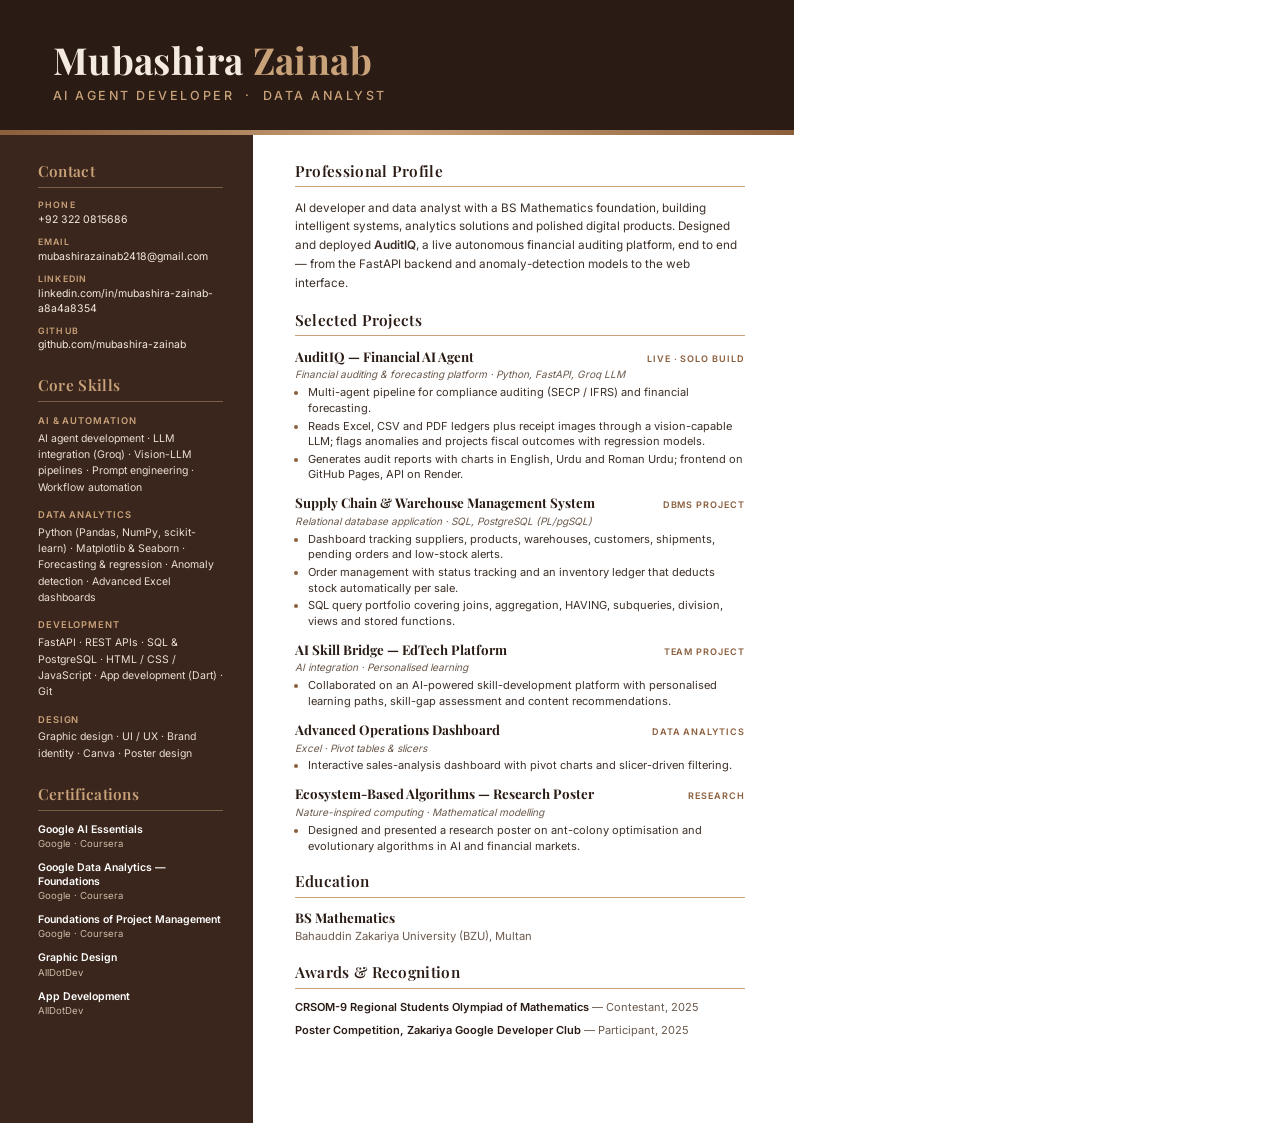
<file: cv/cv-source.html>
<!DOCTYPE html>
<html lang="en">
<head>
<meta charset="UTF-8">
<title>Mubashira Zainab — CV</title>
<style>
@font-face{font-family:'Playfair Display';font-weight:400;src:url('../fonts/playfair-display-latin-400-normal.woff2') format('woff2');}
@font-face{font-family:'Playfair Display';font-weight:600;src:url('../fonts/playfair-display-latin-600-normal.woff2') format('woff2');}
@font-face{font-family:'Playfair Display';font-weight:700;src:url('../fonts/playfair-display-latin-700-normal.woff2') format('woff2');}
@font-face{font-family:'Playfair Display';font-weight:400;font-style:italic;src:url('../fonts/playfair-display-latin-400-italic.woff2') format('woff2');}
@font-face{font-family:'Inter';font-weight:400;src:url('../fonts/inter-latin-400-normal.woff2') format('woff2');}
@font-face{font-family:'Inter';font-weight:500;src:url('../fonts/inter-latin-500-normal.woff2') format('woff2');}
@font-face{font-family:'Inter';font-weight:600;src:url('../fonts/inter-latin-600-normal.woff2') format('woff2');}

@page{size:A4;margin:0;}
*{margin:0;padding:0;box-sizing:border-box;}
:root{--espresso:#2A1B14;--espresso-2:#3A261C;--tan:#C9A27A;--tan-dk:#8B5E3C;--cream:#F4EADF;--ink:#2A1F1A;--muted:#6B5A4D;--line:#E4D6C6;}
html,body{width:210mm;height:297mm;background:#fff;}
body{font-family:'Inter',sans-serif;color:var(--ink);font-size:8.6pt;line-height:1.4;-webkit-print-color-adjust:exact;print-color-adjust:exact;}

.page{width:210mm;height:297mm;display:grid;grid-template-columns:67mm 1fr;grid-template-rows:auto 1fr;overflow:hidden;}

/* Header spans full width */
.head{grid-column:1 / 3;background:var(--espresso);color:var(--cream);padding:10.5mm 14mm 8mm;position:relative;}
.head::after{content:'';position:absolute;left:0;right:0;bottom:0;height:1.4mm;background:linear-gradient(90deg,var(--tan-dk),var(--tan),var(--tan-dk));}
.name{font-family:'Playfair Display',serif;font-weight:700;font-size:28pt;letter-spacing:.01em;line-height:1.05;}
.name span{color:var(--tan);}
.role{margin-top:2.2mm;font-size:9.4pt;letter-spacing:.2em;text-transform:uppercase;color:var(--tan);font-weight:500;}

/* Sidebar */
.side{background:var(--espresso-2);color:var(--cream);padding:6.5mm 8mm 6mm 10mm;}
.side h3,.main h3{font-family:'Playfair Display',serif;font-weight:600;font-size:11.5pt;letter-spacing:.02em;}
.side h3{color:var(--tan);padding-bottom:1.6mm;border-bottom:.25mm solid rgba(201,162,122,.45);margin-bottom:3mm;}
.side section{margin-bottom:5.5mm;}
.contact li{list-style:none;margin-bottom:2.2mm;font-size:7.9pt;overflow-wrap:anywhere;}
.contact b{display:block;font-weight:600;font-size:6.6pt;letter-spacing:.14em;text-transform:uppercase;color:var(--tan);margin-bottom:.4mm;}
.skillgroup{margin-bottom:3.2mm;}
.skillgroup b{display:block;font-weight:600;font-size:7pt;letter-spacing:.1em;text-transform:uppercase;color:var(--tan);margin-bottom:1mm;}
.skillgroup p{font-size:7.9pt;line-height:1.55;color:#EADFD2;}
.cert{margin-bottom:2.6mm;font-size:7.9pt;line-height:1.35;}
.cert strong{display:block;font-weight:600;color:#fff;}
.cert span{color:#CDB9A5;font-size:7.2pt;}

/* Main */
.main{padding:6.5mm 13mm 6mm 11mm;}
.main section{margin-bottom:4.3mm;}
.main h3{color:var(--espresso);padding-bottom:1.4mm;border-bottom:.3mm solid var(--tan);margin-bottom:3mm;display:flex;align-items:center;gap:2.5mm;}
.summary{font-size:8.8pt;line-height:1.6;color:#3d3028;}
.proj{margin-bottom:3mm;}
.proj-head{display:flex;justify-content:space-between;align-items:baseline;gap:4mm;}
.proj-title{font-family:'Playfair Display',serif;font-weight:700;font-size:10pt;color:var(--espresso);}
.proj-tag{font-size:6.8pt;letter-spacing:.1em;text-transform:uppercase;color:var(--tan-dk);font-weight:600;white-space:nowrap;}
.proj-sub{font-size:7.6pt;color:var(--muted);font-style:italic;margin:.3mm 0 1mm;}
.proj ul{padding-left:3.6mm;}
.proj li{margin-bottom:.6mm;font-size:8.3pt;color:#3d3028;}
.proj li::marker{color:var(--tan-dk);}
.edu strong{font-family:'Playfair Display',serif;font-size:10pt;color:var(--espresso);display:block;}
.edu span{color:var(--muted);font-size:8.4pt;}
.award{margin-bottom:2mm;font-size:8.3pt;}
.award b{font-weight:600;color:var(--espresso);}
.award span{color:var(--muted);}
</style>
</head>
<body>
<div class="page">

  <header class="head">
    <div class="name">Mubashira <span>Zainab</span></div>
    <div class="role">AI Agent Developer &nbsp;·&nbsp; Data Analyst</div>
  </header>

  <aside class="side">
    <section class="contact">
      <h3>Contact</h3>
      <ul>
        <li><b>Phone</b>+92 322 0815686</li>
        <li><b>Email</b>mubashirazainab2418@gmail.com</li>
        <li><b>LinkedIn</b>linkedin.com/in/<wbr>mubashira-zainab-a8a4a8354</li>
        <li><b>GitHub</b>github.com/mubashira-zainab</li>
      </ul>
    </section>

    <section>
      <h3>Core Skills</h3>
      <div class="skillgroup"><b>AI &amp; Automation</b><p>AI agent development · LLM integration (Groq) · Vision-LLM pipelines · Prompt engineering · Workflow automation</p></div>
      <div class="skillgroup"><b>Data Analytics</b><p>Python (Pandas, NumPy, scikit-learn) · Matplotlib &amp; Seaborn · Forecasting &amp; regression · Anomaly detection · Advanced Excel dashboards</p></div>
      <div class="skillgroup"><b>Development</b><p>FastAPI · REST APIs · SQL &amp; PostgreSQL · HTML / CSS / JavaScript · App development (Dart) · Git</p></div>
      <div class="skillgroup"><b>Design</b><p>Graphic design · UI / UX · Brand identity · Canva · Poster design</p></div>
    </section>

    <section>
      <h3>Certifications</h3>
      <div class="cert"><strong>Google AI Essentials</strong><span>Google · Coursera</span></div>
      <div class="cert"><strong>Google Data Analytics — Foundations</strong><span>Google · Coursera</span></div>
      <div class="cert"><strong>Foundations of Project Management</strong><span>Google · Coursera</span></div>
      <div class="cert"><strong>Graphic Design</strong><span>AllDotDev</span></div>
      <div class="cert"><strong>App Development</strong><span>AllDotDev</span></div>
    </section>
  </aside>

  <main class="main">
    <section>
      <h3>Professional Profile</h3>
      <p class="summary">AI developer and data analyst with a BS Mathematics foundation, building intelligent systems, analytics solutions and polished digital products. Designed and deployed <b>AuditIQ</b>, a live autonomous financial auditing platform, end to end — from the FastAPI backend and anomaly-detection models to the web interface.</p>
    </section>

    <section>
      <h3>Selected Projects</h3>

      <div class="proj">
        <div class="proj-head"><span class="proj-title">AuditIQ — Financial AI Agent</span><span class="proj-tag">Live · Solo build</span></div>
        <div class="proj-sub">Financial auditing &amp; forecasting platform · Python, FastAPI, Groq LLM</div>
        <ul>
          <li>Multi-agent pipeline for compliance auditing (SECP / IFRS) and financial forecasting.</li>
          <li>Reads Excel, CSV and PDF ledgers plus receipt images through a vision-capable LLM; flags anomalies and projects fiscal outcomes with regression models.</li>
          <li>Generates audit reports with charts in English, Urdu and Roman Urdu; frontend on GitHub Pages, API on Render.</li>
        </ul>
      </div>

      <div class="proj">
        <div class="proj-head"><span class="proj-title">Supply Chain &amp; Warehouse Management System</span><span class="proj-tag">DBMS project</span></div>
        <div class="proj-sub">Relational database application · SQL, PostgreSQL (PL/pgSQL)</div>
        <ul>
          <li>Dashboard tracking suppliers, products, warehouses, customers, shipments, pending orders and low-stock alerts.</li>
          <li>Order management with status tracking and an inventory ledger that deducts stock automatically per sale.</li>
          <li>SQL query portfolio covering joins, aggregation, HAVING, subqueries, division, views and stored functions.</li>
        </ul>
      </div>

      <div class="proj">
        <div class="proj-head"><span class="proj-title">AI Skill Bridge — EdTech Platform</span><span class="proj-tag">Team project</span></div>
        <div class="proj-sub">AI integration · Personalised learning</div>
        <ul>
          <li>Collaborated on an AI-powered skill-development platform with personalised learning paths, skill-gap assessment and content recommendations.</li>
        </ul>
      </div>

      <div class="proj">
        <div class="proj-head"><span class="proj-title">Advanced Operations Dashboard</span><span class="proj-tag">Data analytics</span></div>
        <div class="proj-sub">Excel · Pivot tables &amp; slicers</div>
        <ul>
          <li>Interactive sales-analysis dashboard with pivot charts and slicer-driven filtering.</li>
        </ul>
      </div>

      <div class="proj">
        <div class="proj-head"><span class="proj-title">Ecosystem-Based Algorithms — Research Poster</span><span class="proj-tag">Research</span></div>
        <div class="proj-sub">Nature-inspired computing · Mathematical modelling</div>
        <ul>
          <li>Designed and presented a research poster on ant-colony optimisation and evolutionary algorithms in AI and financial markets.</li>
        </ul>
      </div>
    </section>

    <section class="edu">
      <h3>Education</h3>
      <strong>BS Mathematics</strong>
      <span>Bahauddin Zakariya University (BZU), Multan</span>
    </section>

    <section>
      <h3>Awards &amp; Recognition</h3>
      <div class="award"><b>CRSOM-9 Regional Students Olympiad of Mathematics</b> <span>— Contestant, 2025</span></div>
      <div class="award" style="margin-bottom:0"><b>Poster Competition, Zakariya Google Developer Club</b> <span>— Participant, 2025</span></div>
    </section>

    
  </main>

</div>
</body>
</html>
</file>
<file: style.css>
/* ============================================================
   MUBASHIRA ZAINAB — PORTFOLIO
   Dark espresso + tan/brown. Playfair Display + Inter.
   ============================================================ */
@font-face{font-family:'Playfair Display';font-weight:400;font-display:swap;src:url('fonts/playfair-display-latin-400-normal.woff2') format('woff2');}
@font-face{font-family:'Playfair Display';font-weight:500;font-display:swap;src:url('fonts/playfair-display-latin-500-normal.woff2') format('woff2');}
@font-face{font-family:'Playfair Display';font-weight:600;font-display:swap;src:url('fonts/playfair-display-latin-600-normal.woff2') format('woff2');}
@font-face{font-family:'Playfair Display';font-weight:700;font-display:swap;src:url('fonts/playfair-display-latin-700-normal.woff2') format('woff2');}
@font-face{font-family:'Playfair Display';font-weight:400;font-style:italic;font-display:swap;src:url('fonts/playfair-display-latin-400-italic.woff2') format('woff2');}
@font-face{font-family:'Playfair Display';font-weight:600;font-style:italic;font-display:swap;src:url('fonts/playfair-display-latin-600-italic.woff2') format('woff2');}
@font-face{font-family:'Inter';font-weight:400;font-display:swap;src:url('fonts/inter-latin-400-normal.woff2') format('woff2');}
@font-face{font-family:'Inter';font-weight:500;font-display:swap;src:url('fonts/inter-latin-500-normal.woff2') format('woff2');}
@font-face{font-family:'Inter';font-weight:600;font-display:swap;src:url('fonts/inter-latin-600-normal.woff2') format('woff2');}

:root{
  --bg:#150F0C; --bg-2:#1B1310; --surface:#231813; --surface-2:#2C1F18;
  --line:rgba(201,162,122,.18); --line-strong:rgba(201,162,122,.38);
  --tan:#C9A27A; --tan-bright:#E3BF97; --brown:#8B5E3C;
  --cream:#F3E9DD; --muted:#B5A28E; --muted-2:#8D7C6B;
  --font-display:'Playfair Display',Georgia,serif;
  --font-body:'Inter',system-ui,-apple-system,'Segoe UI',sans-serif;
  --container:1180px; --pad:110px; --r:10px;
}
*{margin:0;padding:0;box-sizing:border-box;}
html{scroll-behavior:smooth;scroll-padding-top:76px;}
body{font-family:var(--font-body);background:var(--bg);color:var(--cream);line-height:1.65;font-size:16px;-webkit-font-smoothing:antialiased;overflow-x:hidden;}
img,video{max-width:100%;display:block;}
a{color:inherit;text-decoration:none;}
button{font:inherit;cursor:pointer;border:none;background:none;color:inherit;}
ul{list-style:none;}
::selection{background:var(--tan);color:var(--bg);}
.icon{width:1em;height:1em;fill:none;stroke:currentColor;stroke-width:1.8;stroke-linecap:round;stroke-linejoin:round;flex:none;}
.icon.fill{fill:currentColor;stroke:none;}
.container{max-width:var(--container);margin:0 auto;padding:0 36px;}
@media (prefers-reduced-motion:reduce){*,*::before,*::after{animation:none!important;transition-duration:.01ms!important;scroll-behavior:auto!important;}}

/* ---------- Shared type ---------- */
.label{font-size:12px;font-weight:600;letter-spacing:.22em;text-transform:uppercase;color:var(--tan);display:inline-flex;align-items:center;gap:12px;margin-bottom:16px;}
.label::before{content:'';width:28px;height:1px;background:var(--tan);}
.section-title{font-family:var(--font-display);font-weight:600;font-size:clamp(32px,4.2vw,50px);line-height:1.12;letter-spacing:.005em;}
.section-title em{font-style:italic;font-weight:400;color:var(--tan-bright);}
.section-lead{color:var(--muted);max-width:600px;margin-top:16px;font-size:17px;}
.section{padding:var(--pad) 0;position:relative;}
.section.alt{background:var(--bg-2);}
.section-head{margin-bottom:56px;}

/* ---------- Buttons ---------- */
.btn{display:inline-flex;align-items:center;gap:10px;font-size:13.5px;font-weight:600;letter-spacing:.06em;text-transform:uppercase;padding:14px 26px;border-radius:4px;transition:transform .25s ease,background .25s ease,color .25s ease,border-color .25s ease;}
.btn-primary{background:var(--tan);color:var(--bg);}
.btn-primary:hover{background:var(--tan-bright);transform:translateY(-2px);}
.btn-ghost{border:1px solid var(--line-strong);color:var(--cream);}
.btn-ghost:hover{border-color:var(--tan);color:var(--tan-bright);transform:translateY(-2px);}
.btn-sm{padding:10px 18px;font-size:12px;}

/* ---------- Reveal (only when JS is active) ---------- */
.js .reveal{opacity:0;transform:translateY(24px);transition:opacity .8s ease,transform .8s ease;}
.js .reveal.in-view{opacity:1;transform:none;}

/* ============================================================
   NAV
   ============================================================ */
.nav{position:fixed;top:0;left:0;right:0;z-index:500;display:flex;align-items:center;justify-content:space-between;padding:20px 40px;transition:background .35s ease,padding .35s ease,border-color .35s ease;border-bottom:1px solid transparent;}
.nav.scrolled{background:rgba(21,15,12,.92);backdrop-filter:blur(14px);padding:13px 40px;border-color:var(--line);}
.nav-logo{font-family:var(--font-display);font-size:23px;font-weight:600;letter-spacing:.02em;}
.nav-logo span{color:var(--tan);}
.nav-menu{display:flex;gap:30px;align-items:center;}
.nav-menu a.link{font-size:13px;font-weight:500;letter-spacing:.06em;color:var(--muted);position:relative;padding:4px 0;transition:color .25s ease;}
.nav-menu a.link::after{content:'';position:absolute;left:0;bottom:-2px;height:1px;width:0;background:var(--tan);transition:width .3s ease;}
.nav-menu a.link:hover,.nav-menu a.link.active{color:var(--tan-bright);}
.nav-menu a.link:hover::after,.nav-menu a.link.active::after{width:100%;}
.nav-toggle{display:none;width:28px;height:20px;position:relative;z-index:700;}
.nav-toggle span{position:absolute;left:0;width:100%;height:1.6px;background:var(--cream);transition:transform .3s ease,opacity .3s ease,top .3s ease;}
.nav-toggle span:nth-child(1){top:2px}.nav-toggle span:nth-child(2){top:9px}.nav-toggle span:nth-child(3){top:16px}
.nav-toggle.open span:nth-child(1){top:9px;transform:rotate(45deg)}
.nav-toggle.open span:nth-child(2){opacity:0}
.nav-toggle.open span:nth-child(3){top:9px;transform:rotate(-45deg)}
@media (max-width:980px){
  .nav{padding:16px 22px}.nav.scrolled{padding:12px 22px}
  .nav-toggle{display:block}
  .nav-menu{position:fixed;inset:0 0 0 auto;width:min(78vw,340px);background:var(--surface);flex-direction:column;align-items:flex-start;justify-content:center;padding:40px;gap:24px;transform:translateX(100%);transition:transform .4s ease;box-shadow:-10px 0 40px rgba(0,0,0,.45);}
  .nav-menu.open{transform:none;}
  .nav-menu a.link{font-size:16px;}
}

/* ============================================================
   HERO
   ============================================================ */
.hero{min-height:100vh;display:flex;align-items:center;padding:130px 0 80px;position:relative;overflow:hidden;background:radial-gradient(1000px 600px at 78% 40%,rgba(139,94,60,.22),transparent 65%),var(--bg);}
.hero::before{content:'';position:absolute;inset:0;background-image:linear-gradient(var(--line) 1px,transparent 1px),linear-gradient(90deg,var(--line) 1px,transparent 1px);background-size:72px 72px;opacity:.22;mask-image:radial-gradient(ellipse at 70% 40%,#000 0%,transparent 70%);-webkit-mask-image:radial-gradient(ellipse at 70% 40%,#000 0%,transparent 70%);pointer-events:none;}
.hero-grid{display:grid;grid-template-columns:1.25fr .75fr;gap:70px;align-items:center;position:relative;z-index:1;}
.hero-eyebrow{font-size:13px;font-weight:600;letter-spacing:.24em;text-transform:uppercase;color:var(--tan);margin-bottom:22px;}
.hero-name{font-family:var(--font-display);font-weight:700;font-size:clamp(48px,7vw,92px);line-height:1.02;letter-spacing:.005em;}
.hero-name span{color:var(--tan);display:block;}
.hero-roles{margin-top:24px;display:flex;flex-wrap:wrap;gap:8px 10px;}
.hero-roles span{font-size:13px;font-weight:500;color:var(--cream);padding:7px 14px;border:1px solid var(--line-strong);border-radius:30px;background:rgba(201,162,122,.06);}
.hero-bio{margin-top:26px;font-size:18px;color:var(--muted);max-width:610px;}
.hero-bio strong{color:var(--cream);font-weight:500;}
.hero-actions{display:flex;flex-wrap:wrap;gap:14px;margin-top:38px;}
.hero-social{display:flex;gap:12px;margin-top:34px;}
.hero-social a{width:44px;height:44px;border-radius:50%;border:1px solid var(--line-strong);display:grid;place-items:center;font-size:18px;color:var(--cream);transition:all .25s ease;}
.hero-social a:hover{background:var(--tan);color:var(--bg);border-color:var(--tan);transform:translateY(-3px);}
.hero-photo{position:relative;justify-self:center;width:min(100%,380px);}
.hero-photo::before{content:'';position:absolute;inset:18px -18px -18px 18px;border:1px solid var(--tan);border-radius:var(--r);}
.hero-photo img{position:relative;width:100%;aspect-ratio:4/5;object-fit:cover;border-radius:var(--r);box-shadow:0 30px 70px rgba(0,0,0,.5);}
.hero-strip{margin-top:70px;display:grid;grid-template-columns:repeat(3,1fr);gap:1px;background:var(--line);border:1px solid var(--line);border-radius:var(--r);overflow:hidden;position:relative;z-index:1;}
.hero-strip div{background:var(--bg-2);padding:20px 24px;}
.hero-strip b{display:block;font-family:var(--font-display);font-size:18px;font-weight:600;color:var(--cream);}
.hero-strip span{font-size:13px;color:var(--muted);}
@media (max-width:900px){
  .hero{padding-top:110px}
  .hero-grid{grid-template-columns:1fr;gap:56px}
  .hero-photo{order:-1;width:min(70%,300px)}
  .hero-strip{grid-template-columns:1fr}
}

/* ============================================================
   ABOUT + SKILLS
   ============================================================ */
.about-grid{display:grid;grid-template-columns:.9fr 1.1fr;gap:70px;align-items:start;}
.about-text p{color:var(--muted);font-size:17px;margin-bottom:18px;}
.about-text p strong{color:var(--cream);font-weight:500;}
.about-facts{margin-top:30px;border:1px solid var(--line);border-radius:var(--r);overflow:hidden;}
.about-facts div{display:flex;gap:18px;padding:16px 22px;border-bottom:1px solid var(--line);font-size:14.5px;}
.about-facts div:last-child{border-bottom:none;}
.about-facts b{min-width:104px;color:var(--tan);font-weight:600;font-size:12px;letter-spacing:.14em;text-transform:uppercase;padding-top:2px;}
.skills-head{font-family:var(--font-display);font-size:26px;font-weight:600;margin-bottom:6px;}
.skills-sub{color:var(--muted);font-size:15px;margin-bottom:26px;}
.skill-group{background:var(--surface);border:1px solid var(--line);border-radius:var(--r);padding:22px 24px;margin-bottom:16px;transition:border-color .3s ease,transform .3s ease;}
.skill-group:hover{border-color:var(--line-strong);transform:translateY(-3px);}
.skill-group h4{display:flex;align-items:center;gap:12px;font-size:13px;font-weight:600;letter-spacing:.16em;text-transform:uppercase;color:var(--tan-bright);margin-bottom:14px;}
.skill-group h4 .icon{font-size:20px;color:var(--tan);}
.chips{display:flex;flex-wrap:wrap;gap:8px;}
.chip{font-size:13.5px;padding:7px 14px;border-radius:30px;background:rgba(201,162,122,.09);border:1px solid var(--line);color:var(--cream);transition:all .25s ease;}
.chip:hover{background:var(--tan);color:var(--bg);border-color:var(--tan);}
.chip.key{border-color:var(--tan);background:rgba(201,162,122,.18);font-weight:500;}
@media (max-width:900px){.about-grid{grid-template-columns:1fr;gap:50px}}

/* ============================================================
   EXPERTISE
   ============================================================ */
.exp-grid{display:grid;grid-template-columns:repeat(4,1fr);gap:20px;}
.exp-card{background:var(--surface);border:1px solid var(--line);border-radius:var(--r);padding:30px 26px;display:flex;flex-direction:column;transition:transform .35s ease,border-color .35s ease,box-shadow .35s ease;}
.exp-card:hover{transform:translateY(-6px);border-color:var(--tan);box-shadow:0 22px 44px rgba(0,0,0,.35);}
.exp-icon{width:52px;height:52px;border-radius:12px;display:grid;place-items:center;font-size:24px;color:var(--tan-bright);background:linear-gradient(135deg,rgba(139,94,60,.55),rgba(201,162,122,.15));margin-bottom:22px;}
.exp-card h3{font-family:var(--font-display);font-size:21px;font-weight:600;line-height:1.25;margin-bottom:12px;}
.exp-card p{font-size:14.5px;color:var(--muted);flex:1;}
.exp-seen{margin-top:20px;padding-top:16px;border-top:1px solid var(--line);font-size:12px;color:var(--muted-2);letter-spacing:.04em;}
.exp-seen a{color:var(--tan);font-weight:500;}
.exp-seen a:hover{color:var(--tan-bright);}
@media (max-width:1050px){.exp-grid{grid-template-columns:repeat(2,1fr)}}
@media (max-width:600px){.exp-grid{grid-template-columns:1fr}}

/* ============================================================
   PROJECTS
   ============================================================ */
.project{margin-bottom:96px;}
.project:last-child{margin-bottom:0;}
.proj-num{font-family:var(--font-display);font-size:15px;color:var(--tan);letter-spacing:.14em;margin-bottom:10px;}
.proj-num span{color:var(--muted-2);}
.proj-title{font-family:var(--font-display);font-weight:600;font-size:clamp(26px,3vw,36px);line-height:1.2;}
.proj-sub{color:var(--tan-bright);font-size:14px;font-weight:500;letter-spacing:.04em;margin:8px 0 18px;}
.proj-desc{color:var(--muted);font-size:16.5px;}
.proj-list{margin:20px 0 24px;display:grid;gap:10px;}
.proj-list li{display:flex;gap:12px;font-size:15px;color:var(--cream);}
.proj-list li .icon{color:var(--tan);font-size:18px;margin-top:3px;}
.tags{display:flex;flex-wrap:wrap;gap:8px;margin-bottom:20px;}
.tag{font-size:11.5px;font-weight:600;letter-spacing:.1em;text-transform:uppercase;color:var(--tan-bright);padding:5px 12px;border:1px solid var(--line-strong);border-radius:3px;}
.proj-links{display:flex;flex-wrap:wrap;gap:12px;}
.badge{display:inline-flex;align-items:center;gap:8px;font-size:11.5px;font-weight:600;letter-spacing:.12em;text-transform:uppercase;padding:7px 14px;border-radius:30px;background:rgba(21,15,12,.82);border:1px solid var(--line-strong);backdrop-filter:blur(6px);color:var(--cream);}
.badge .dot{width:8px;height:8px;border-radius:50%;background:#6FCF8A;box-shadow:0 0 0 4px rgba(111,207,138,.2);}

/* Standard two-column project row */
.proj-row{display:grid;grid-template-columns:1.05fr .95fr;gap:60px;align-items:center;}
.proj-row.flip .proj-media{order:2;}
.proj-media{position:relative;}
.frame{border:1px solid var(--line-strong);border-radius:var(--r);overflow:hidden;background:var(--surface);box-shadow:0 26px 60px rgba(0,0,0,.45);}
.frame img{width:100%;}
.frame.zoom{cursor:zoom-in;}
.frame.zoom img{transition:transform .6s ease;}
.frame.zoom:hover img{transform:scale(1.03);}
.media-badge{position:absolute;top:16px;left:16px;z-index:2;}
.poster-frame{max-width:440px;margin:0 auto;}
.poster-frame img{aspect-ratio:auto;}
@media (max-width:900px){.proj-row{grid-template-columns:1fr;gap:34px}.proj-row.flip .proj-media{order:0}.project{margin-bottom:80px}}

/* DBMS video */
.video-frame{position:relative;aspect-ratio:16/9;background:#0e0907;}
.video-frame video{width:100%;height:100%;object-fit:contain;background:#0e0907;}
.video-fallback{position:absolute;inset:0;display:none;place-items:center;text-align:center;padding:24px;color:var(--muted);font-size:14px;background:#0e0907;}
.video-frame.no-video .video-fallback{display:grid;}

/* ---------- AuditIQ featured ---------- */
.aiq{padding-bottom:20px;}
.aiq-banner{position:relative;margin:0 -36px 8px;}
.aiq-banner img{width:100%;aspect-ratio:1800/657;object-fit:cover;object-position:left center;
  -webkit-mask-image:linear-gradient(to right,transparent 0,#000 6%,#000 90%,transparent 100%),linear-gradient(to bottom,transparent 0,#000 10%,#000 78%,transparent 100%);
  -webkit-mask-composite:source-in;
  mask-image:linear-gradient(to right,transparent 0,#000 6%,#000 90%,transparent 100%),linear-gradient(to bottom,transparent 0,#000 10%,#000 78%,transparent 100%);
  mask-composite:intersect;}
.aiq-banner .badge{position:absolute;left:36px;bottom:34px;}
.aiq-head{display:grid;grid-template-columns:auto 1fr;gap:26px;align-items:center;margin-bottom:22px;}
.aiq-icon{width:76px;height:76px;border-radius:16px;box-shadow:0 12px 30px rgba(0,0,0,.4);}
.aiq-intro{max-width:860px;}
.aiq-block{margin-top:64px;}
.aiq-block h4{font-family:var(--font-display);font-size:24px;font-weight:600;margin-bottom:6px;}
.aiq-block .block-sub{color:var(--muted);font-size:15px;margin-bottom:26px;}
.cells{display:grid;gap:1px;background:var(--line);border:1px solid var(--line);border-radius:var(--r);overflow:hidden;}
.cells.c3{grid-template-columns:repeat(3,1fr);}
.cells.c4{grid-template-columns:repeat(4,1fr);}
.cell{background:var(--surface);padding:26px 24px;}
.cell .n{font-size:12px;letter-spacing:.14em;color:var(--tan);font-weight:600;}
.cell h5{font-size:16.5px;font-weight:600;margin:10px 0 8px;}
.cell p{font-size:14px;color:var(--muted);}
.flow{display:grid;grid-template-columns:repeat(5,1fr);gap:14px;position:relative;}
.flow::before{content:'';position:absolute;top:26px;left:10%;right:10%;height:1px;background:var(--line-strong);}
.step{text-align:center;position:relative;}
.step .bubble{width:52px;height:52px;border-radius:50%;margin:0 auto 14px;display:grid;place-items:center;background:var(--bg);border:1px solid var(--tan);color:var(--tan-bright);font-family:var(--font-display);font-weight:600;font-size:18px;}
.step h5{font-size:15px;font-weight:600;}
.step p{font-size:12.5px;color:var(--muted);margin-top:3px;}
.shots{display:grid;grid-template-columns:1.35fr 1fr;gap:20px;align-items:start;}
.shots .stack{display:grid;gap:20px;}
.shot{border:1px solid var(--line-strong);border-radius:var(--r);overflow:hidden;background:var(--surface);box-shadow:0 22px 50px rgba(0,0,0,.4);cursor:zoom-in;}
.shot-bar{display:flex;gap:6px;padding:10px 14px;background:var(--surface-2);border-bottom:1px solid var(--line);}
.shot-bar i{width:9px;height:9px;border-radius:50%;background:var(--line-strong);display:block;}
.shot img{width:100%;}
.shot figcaption{padding:12px 16px;font-size:12.5px;color:var(--muted);border-top:1px solid var(--line);}
.shot.chart{background:#F6EFE6;}
.shot.chart figcaption{background:var(--surface);}
.aiq-foot{margin-top:56px;display:grid;grid-template-columns:1fr auto;gap:30px;align-items:end;padding-top:30px;border-top:1px solid var(--line);}
.aiq-foot .tags{margin:0;}
@media (max-width:980px){
  .cells.c3,.cells.c4{grid-template-columns:1fr 1fr}
  .shots{grid-template-columns:1fr}
  .aiq-foot{grid-template-columns:1fr}
}
@media (max-width:700px){
  .aiq-banner{margin:0 -22px 8px}.aiq-banner img{aspect-ratio:1.4;object-position:6% center}
  .aiq-banner .badge{left:22px;bottom:10px}
  .cells.c3,.cells.c4{grid-template-columns:1fr}
  .flow{grid-template-columns:1fr;gap:22px}.flow::before{display:none}
  .step{display:grid;grid-template-columns:52px 1fr;gap:16px;text-align:left;align-items:center}
  .step .bubble{margin:0}
  .aiq-head{grid-template-columns:1fr}
}

/* ============================================================
   CERTIFICATIONS & AWARDS
   ============================================================ */
.cert-group{margin-bottom:56px;}
.cert-group:last-child{margin-bottom:0;}
.group-title{display:flex;align-items:center;gap:16px;margin-bottom:24px;font-family:var(--font-display);font-size:24px;font-weight:600;}
.group-title small{font-family:var(--font-body);font-size:12px;font-weight:600;letter-spacing:.18em;text-transform:uppercase;color:var(--tan);}
.group-title::after{content:'';flex:1;height:1px;background:var(--line);}
.cert-grid{display:grid;gap:22px;}
.cert-grid.g3{grid-template-columns:repeat(3,1fr);}
.cert-grid.g2{grid-template-columns:repeat(2,1fr);max-width:calc(66.66% - 7px);}
.cert-card{background:var(--surface);border:1px solid var(--line);border-radius:var(--r);overflow:hidden;display:flex;flex-direction:column;transition:transform .35s ease,border-color .35s ease,box-shadow .35s ease;}
.cert-card:hover{transform:translateY(-6px);border-color:var(--tan);box-shadow:0 22px 44px rgba(0,0,0,.38);}
.cert-thumb{aspect-ratio:1.4;overflow:hidden;background:#fff;cursor:zoom-in;position:relative;border-bottom:1px solid var(--line);}
.cert-thumb img{width:100%;height:100%;object-fit:cover;object-position:top center;transition:transform .5s ease;}
.cert-card:hover .cert-thumb img{transform:scale(1.04);}
.cert-body{padding:20px 22px 22px;display:flex;flex-direction:column;gap:6px;flex:1;}
.cert-issuer{font-size:11.5px;font-weight:600;letter-spacing:.16em;text-transform:uppercase;color:var(--tan);}
.cert-body h4{font-family:var(--font-display);font-size:19px;font-weight:600;line-height:1.3;}
.cert-body p{font-size:13.5px;color:var(--muted);flex:1;}
.cert-actions{display:flex;gap:10px;margin-top:14px;}
.cert-actions a,.cert-actions button{font-size:12px;font-weight:600;letter-spacing:.08em;text-transform:uppercase;padding:9px 14px;border:1px solid var(--line-strong);border-radius:4px;display:inline-flex;align-items:center;gap:8px;transition:all .25s ease;}
.cert-actions a:hover,.cert-actions button:hover{background:var(--tan);color:var(--bg);border-color:var(--tan);}
@media (max-width:980px){.cert-grid.g3{grid-template-columns:repeat(2,1fr)}.cert-grid.g2{max-width:none}}
@media (max-width:640px){.cert-grid.g3,.cert-grid.g2{grid-template-columns:1fr}}

/* ============================================================
   CV
   ============================================================ */
.cv-grid{display:grid;grid-template-columns:.8fr 1.2fr;gap:70px;align-items:center;}
.cv-preview{max-width:440px;margin:0 auto;cursor:zoom-in;}
.cv-preview img{width:100%;}
.cv-info p{color:var(--muted);font-size:17px;margin:18px 0 26px;max-width:520px;}
.cv-points{display:grid;gap:12px;margin-bottom:34px;}
.cv-points li{display:flex;gap:12px;font-size:15px;}
.cv-points .icon{color:var(--tan);font-size:18px;margin-top:3px;}
@media (max-width:900px){.cv-grid{grid-template-columns:1fr;gap:44px}}

/* ============================================================
   CONTACT
   ============================================================ */
.contact-grid{display:grid;grid-template-columns:.9fr 1.1fr;gap:56px;align-items:start;}
.contact-lead{color:var(--muted);font-size:17px;margin-bottom:28px;max-width:480px;}
.contact-list{display:grid;gap:14px;}
.contact-item{display:flex;align-items:center;gap:18px;padding:18px 20px;background:var(--surface);border:1px solid var(--line);border-radius:var(--r);transition:all .3s ease;}
.contact-item:hover{border-color:var(--tan);transform:translateX(6px);}
.contact-item .ci{width:46px;height:46px;border-radius:12px;display:grid;place-items:center;font-size:20px;color:var(--tan-bright);background:rgba(201,162,122,.12);flex:none;}
.contact-item small{display:block;font-size:11px;letter-spacing:.16em;text-transform:uppercase;color:var(--tan);font-weight:600;}
.contact-item span{font-size:15px;word-break:break-word;}
.form-card{background:var(--surface);border:1px solid var(--line-strong);border-radius:var(--r);padding:36px;}
.form-card h3{font-family:var(--font-display);font-size:26px;font-weight:600;margin-bottom:6px;}
.form-card .form-sub{color:var(--muted);font-size:14.5px;margin-bottom:24px;}
.field{margin-bottom:18px;}
.field label{display:block;font-size:12px;font-weight:600;letter-spacing:.14em;text-transform:uppercase;color:var(--tan);margin-bottom:8px;}
.field input,.field textarea{width:100%;font:inherit;font-size:15px;color:var(--cream);background:var(--bg);border:1px solid var(--line);border-radius:6px;padding:13px 15px;transition:border-color .25s ease,box-shadow .25s ease;}
.field input::placeholder,.field textarea::placeholder{color:var(--muted-2);}
.field input:focus,.field textarea:focus{outline:none;border-color:var(--tan);box-shadow:0 0 0 3px rgba(201,162,122,.15);}
.field textarea{resize:vertical;min-height:130px;}
.field-row{display:grid;grid-template-columns:1fr 1fr;gap:16px;}
.hp{position:absolute;left:-9999px;opacity:0;height:0;}
.form-status{margin-top:16px;font-size:14px;min-height:20px;}
.form-status.ok{color:#8FD6A3}.form-status.err{color:#E9A38D}
.form-card button[disabled]{opacity:.6;pointer-events:none;}
@media (max-width:900px){.contact-grid{grid-template-columns:1fr}.field-row{grid-template-columns:1fr}.form-card{padding:26px 22px}}

/* ---------- Footer / lightbox / back-to-top ---------- */
.footer{padding:44px 0;border-top:1px solid var(--line);background:var(--bg);text-align:center;}
.footer .f-logo{font-family:var(--font-display);font-size:24px;font-weight:600;}
.footer .f-logo span{color:var(--tan);}
.footer p{color:var(--muted-2);font-size:13px;margin-top:6px;}
.lightbox{position:fixed;inset:0;z-index:1000;background:rgba(10,7,5,.96);display:grid;place-items:center;padding:40px;opacity:0;visibility:hidden;transition:opacity .3s ease,visibility .3s ease;}
.lightbox.active{opacity:1;visibility:visible;}
.lightbox img{max-width:92vw;max-height:84vh;object-fit:contain;border-radius:6px;box-shadow:0 30px 80px rgba(0,0,0,.6);}
.lightbox-cap{position:absolute;bottom:26px;left:0;right:0;text-align:center;font-size:13px;color:var(--muted);letter-spacing:.04em;}
.lightbox-close{position:absolute;top:24px;right:30px;font-size:12px;font-weight:600;letter-spacing:.14em;text-transform:uppercase;padding:10px 16px;border:1px solid var(--line-strong);border-radius:4px;transition:all .25s ease;}
.lightbox-close:hover{border-color:var(--tan);color:var(--tan-bright);}
.to-top{position:fixed;right:24px;bottom:24px;z-index:400;width:46px;height:46px;border-radius:50%;background:var(--tan);color:var(--bg);display:grid;place-items:center;font-size:20px;opacity:0;visibility:hidden;transform:translateY(10px);transition:all .3s ease;}
.to-top.visible{opacity:1;visibility:visible;transform:none;}
@media (max-width:700px){:root{--pad:76px}.container{padding:0 22px}}

.frame.crop img{aspect-ratio:4/3.4;object-fit:cover;object-position:center 52%;}
.aiq-foot .tags{margin-bottom:14px;}
</file>
